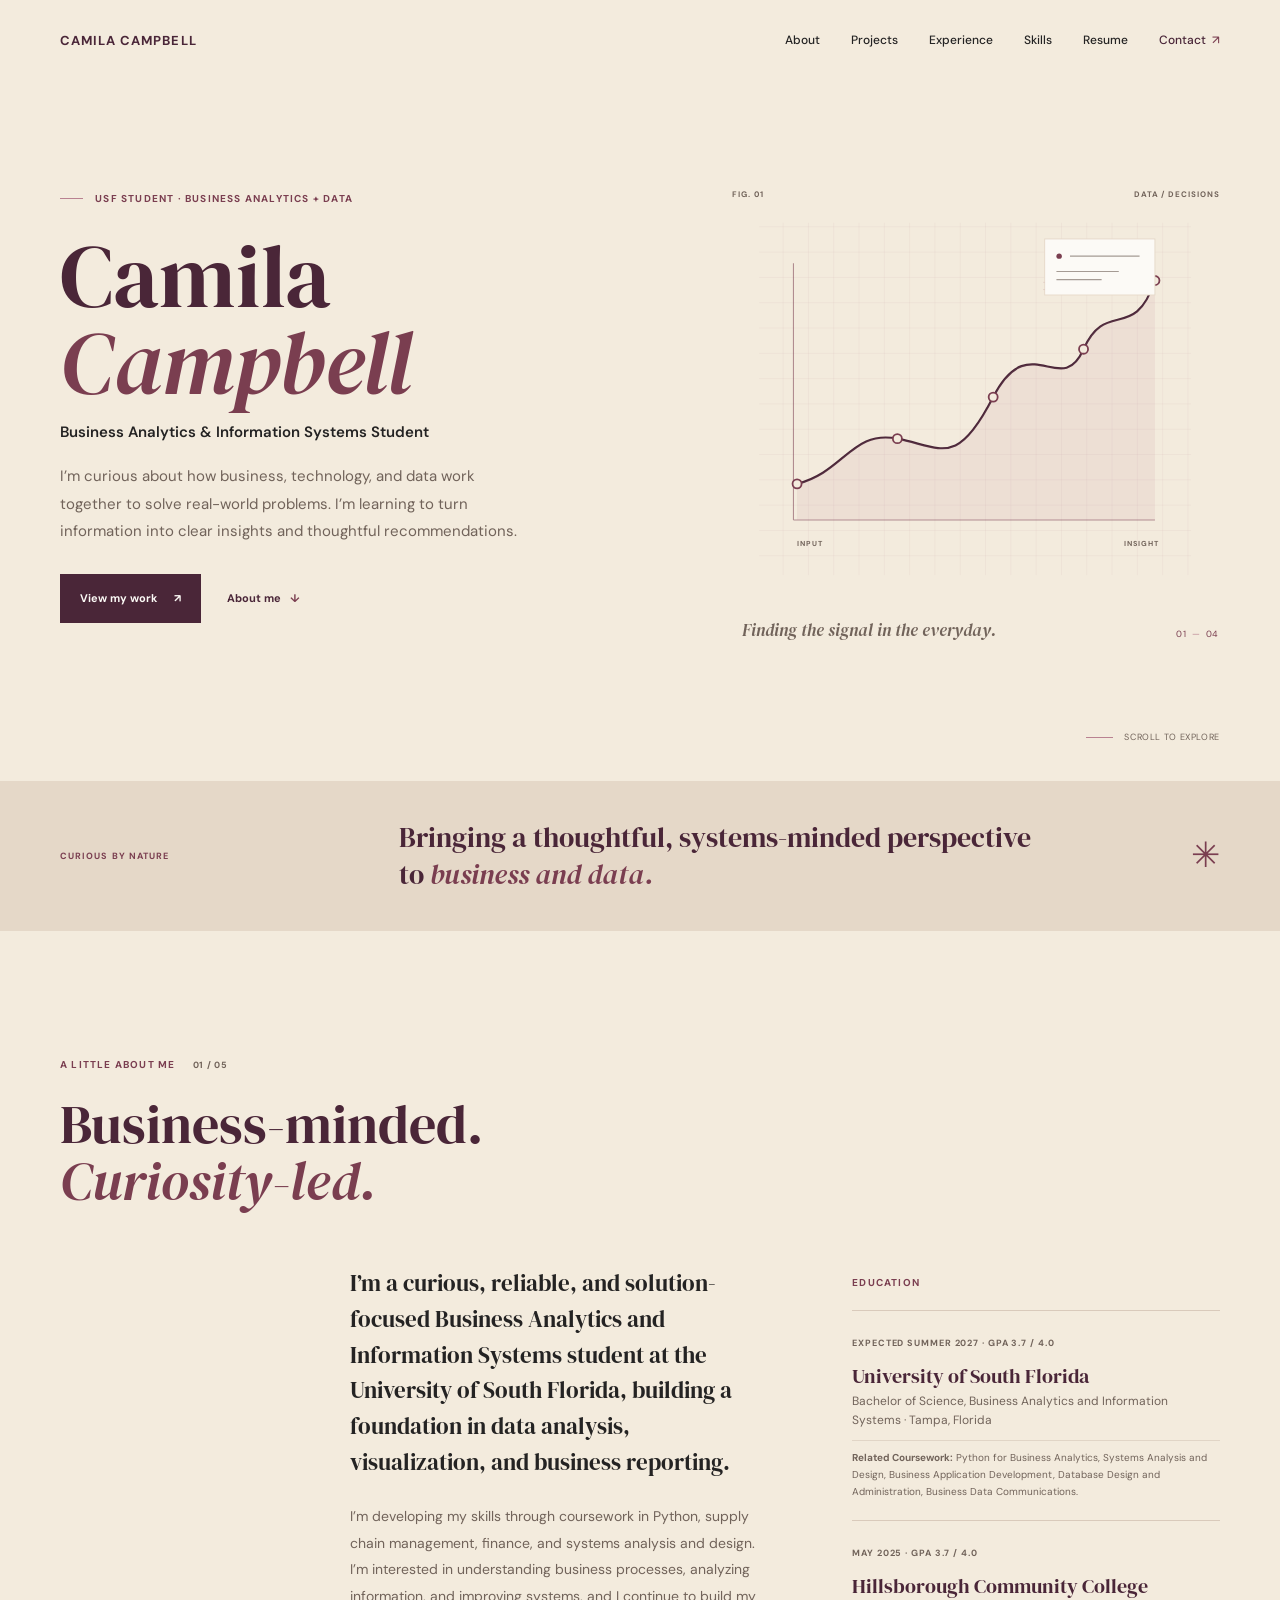
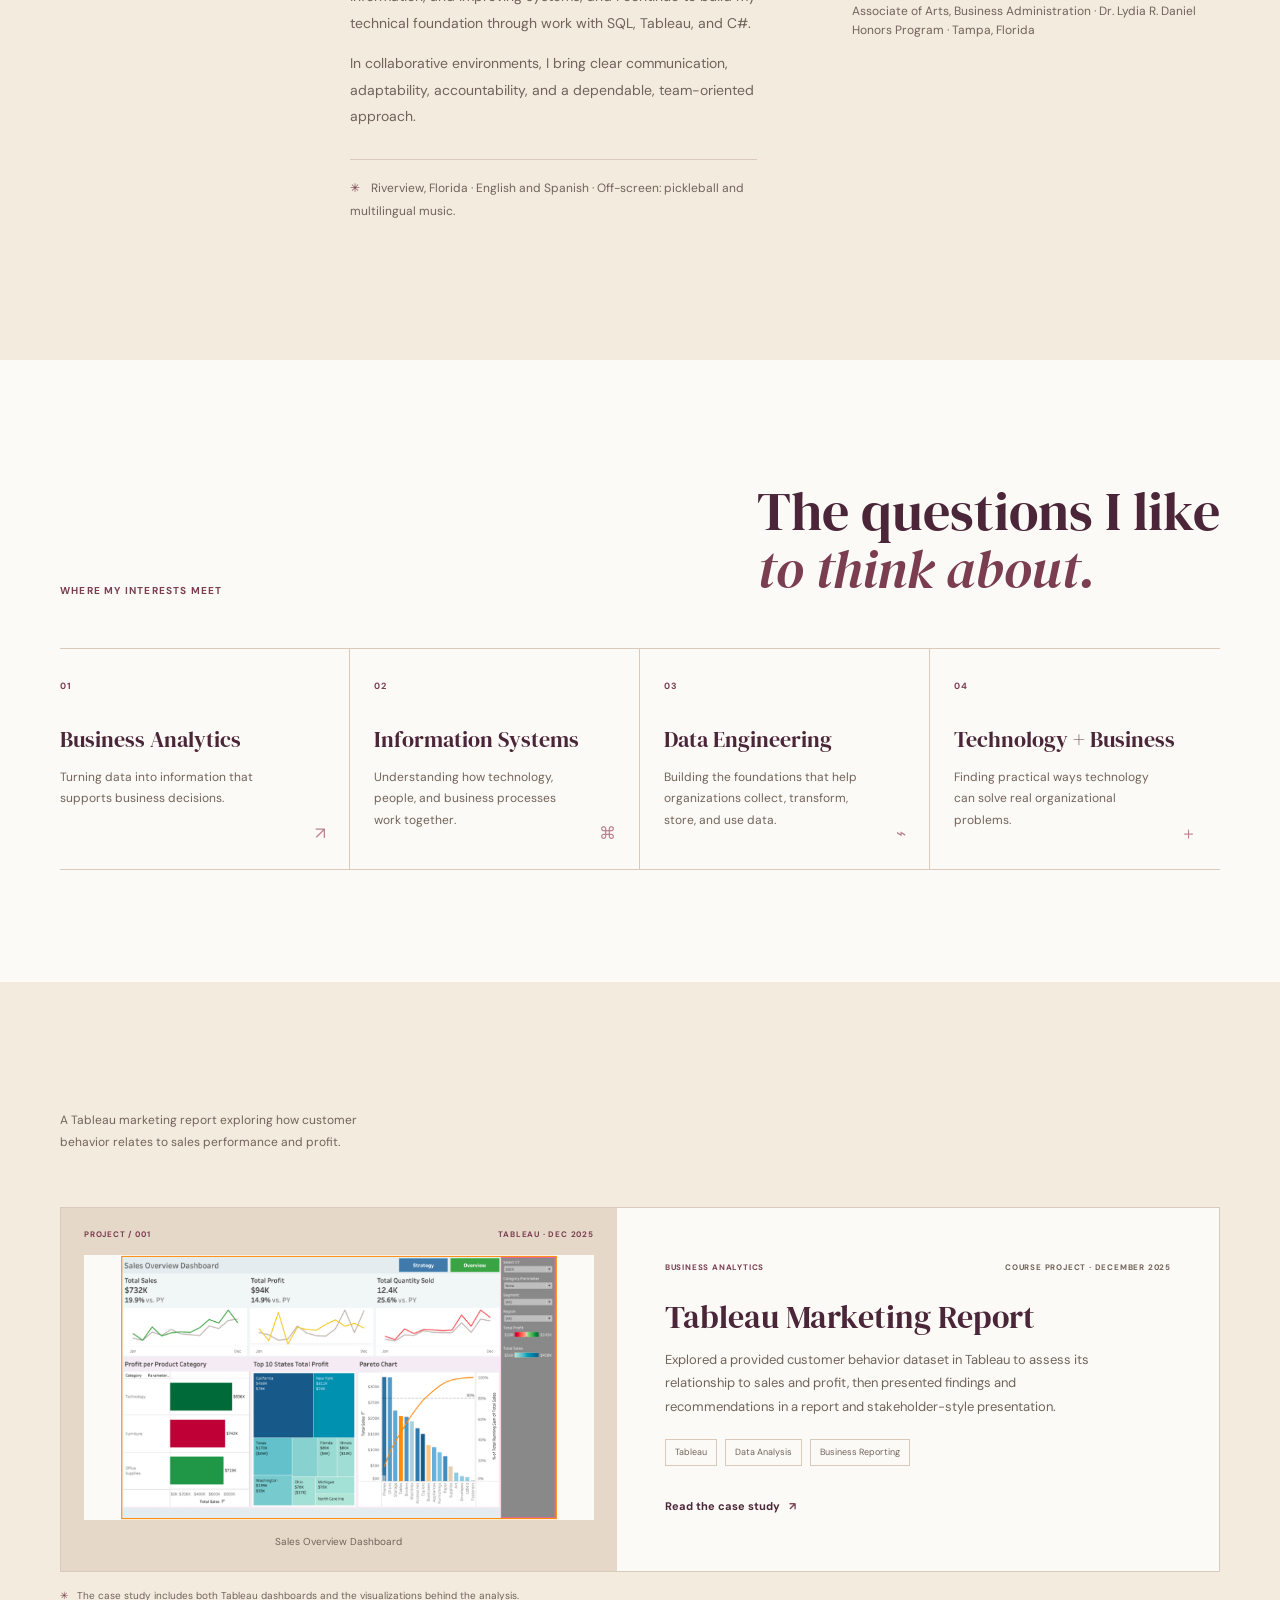
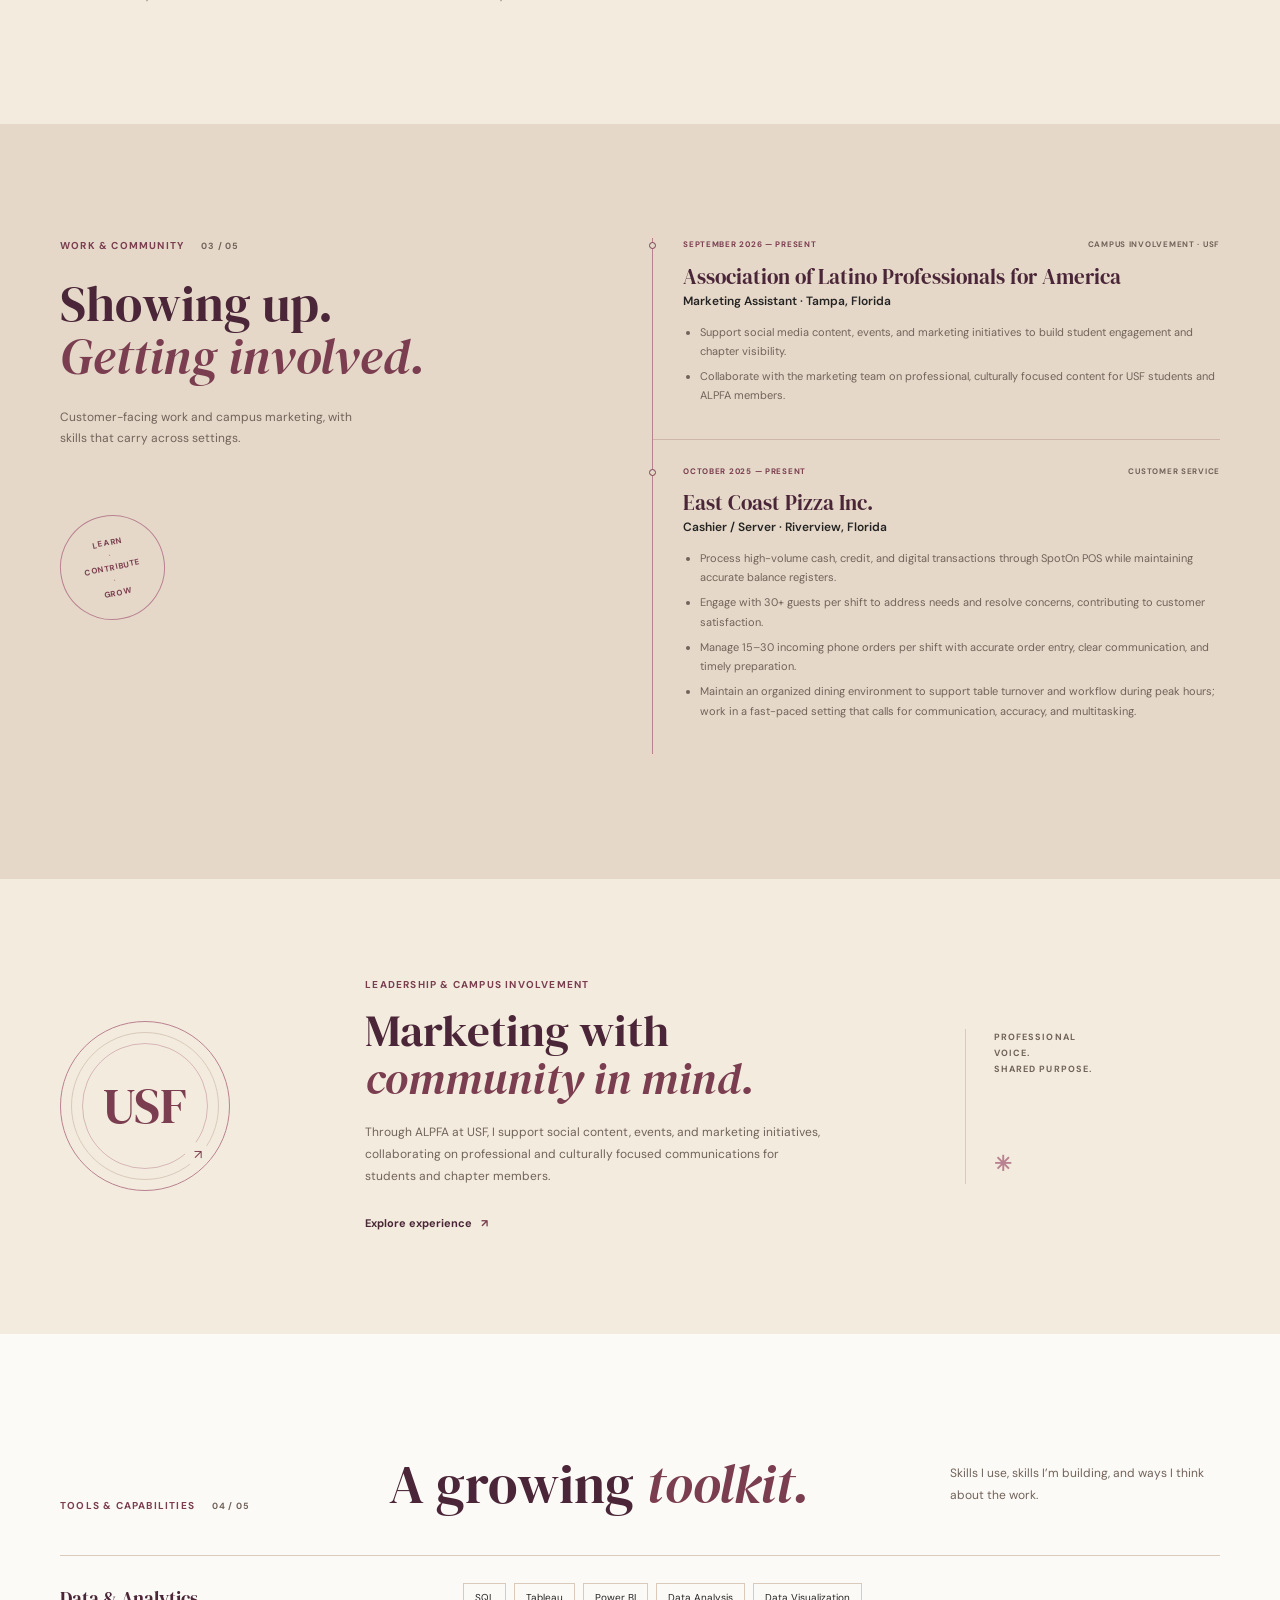
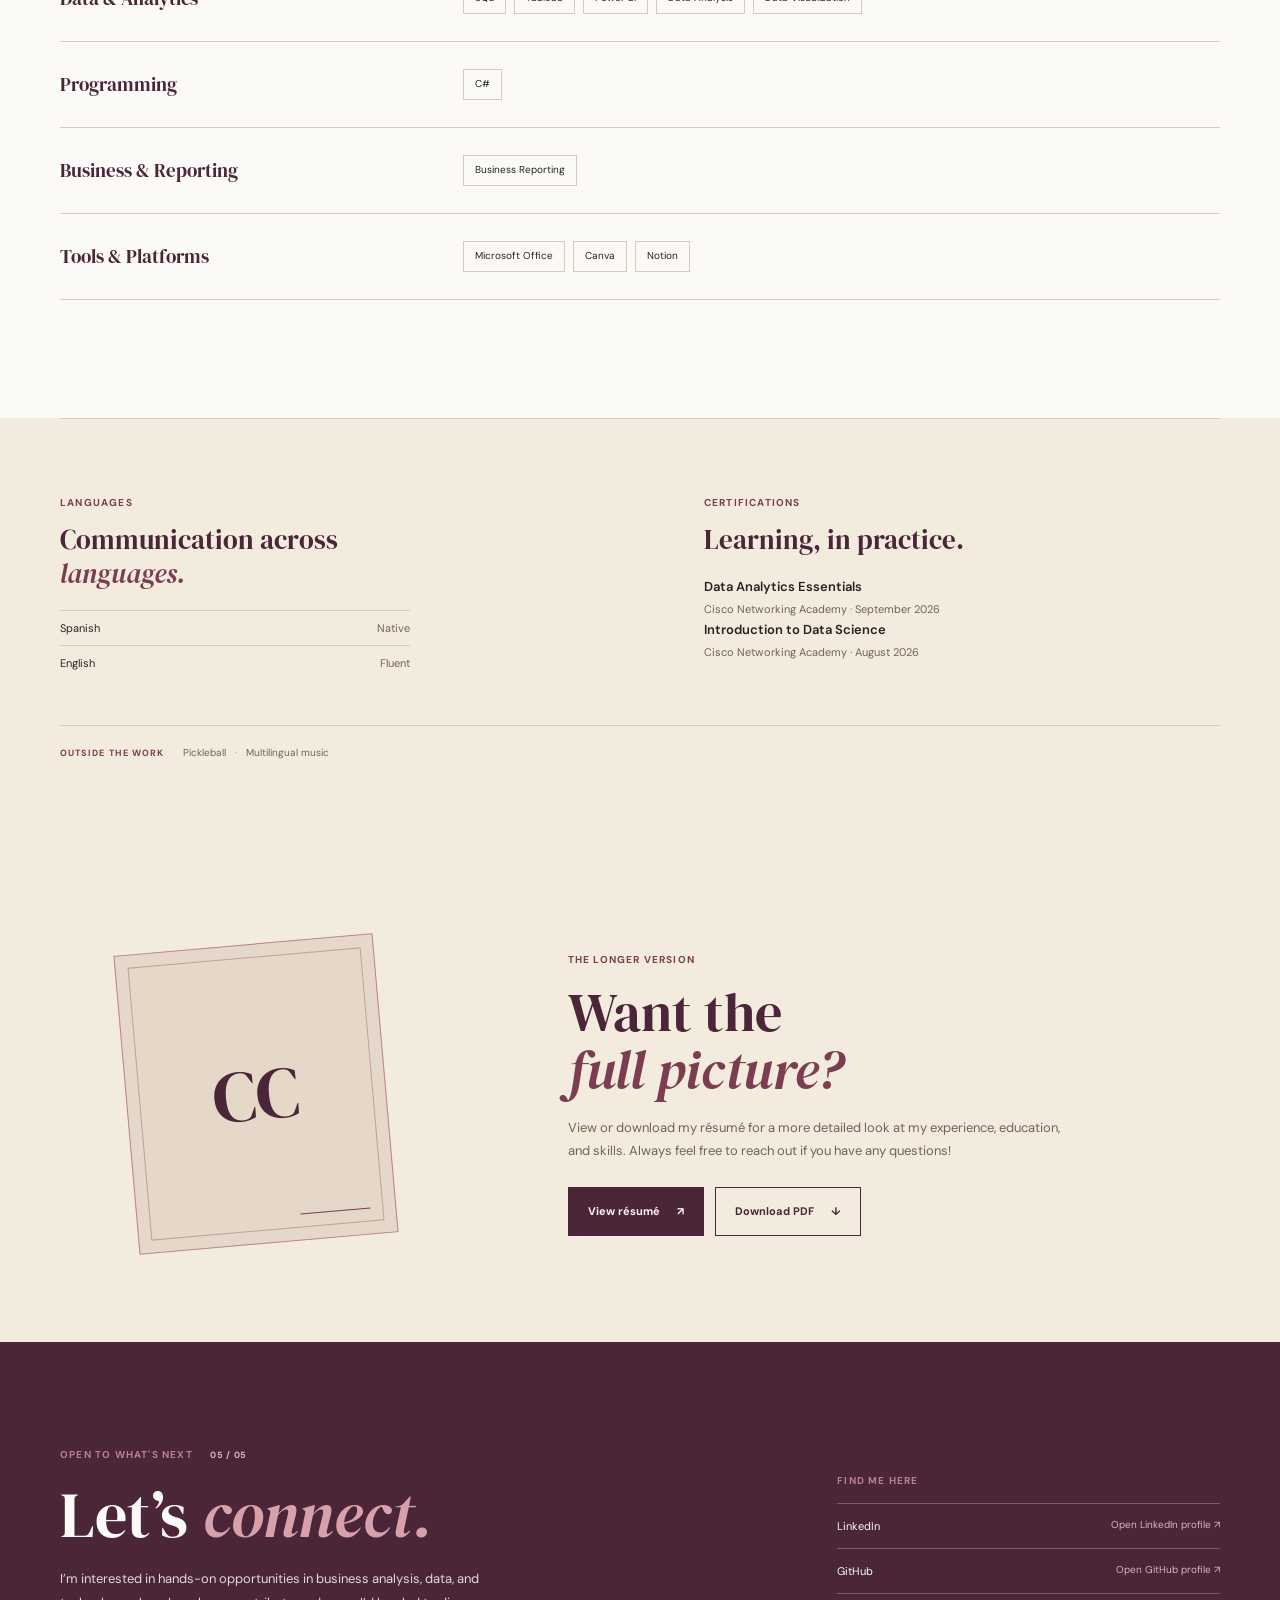
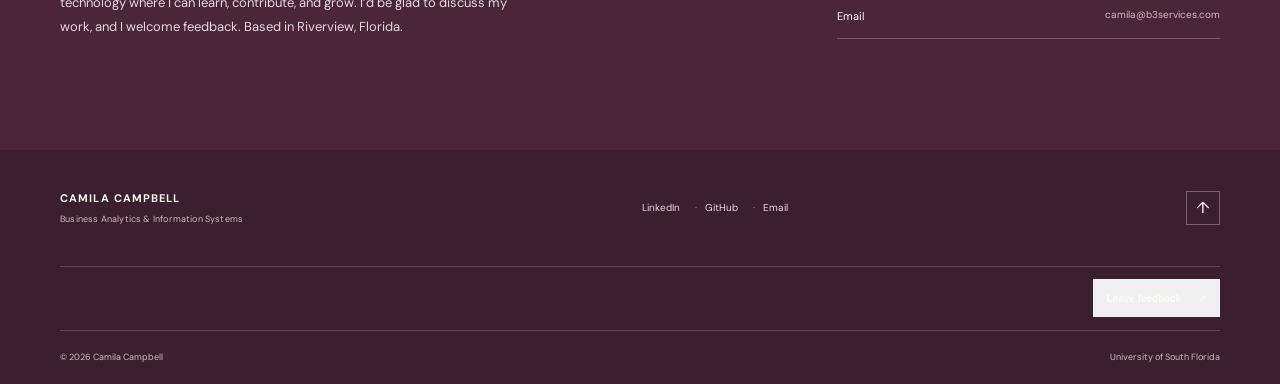
<file: index.html>
<!doctype html>
<html lang="en">
<head>
  <meta charset="utf-8">
  <meta name="viewport" content="width=device-width, initial-scale=1">
  <meta name="theme-color" content="#F3EBDD">
  <meta name="description" content="Camila Campbell is a Business Analytics and Information Systems student at the University of South Florida, interested in business and data analysis.">
  <title>Camila Campbell | Business Analytics &amp; Data</title>
  <link rel="preconnect" href="https://fonts.googleapis.com">
  <link rel="preconnect" href="https://fonts.gstatic.com" crossorigin>
  <link href="https://fonts.googleapis.com/css2?family=DM+Sans:wght@400;500;600;700&family=DM+Serif+Display&display=swap" rel="stylesheet">
  <link rel="stylesheet" href="styles.css">
  <script src="script.js" defer></script>
</head>
<body>
  <span id="top" class="page-top-anchor" aria-hidden="true"></span>
  <a class="skip-link" href="#main">Skip to content</a>
  <header class="site-header">
    <nav class="navigation page-shell" aria-label="Main navigation">
      <a class="wordmark" href="#top" aria-label="Camila Campbell, home"><span class="wordmark-full">Camila Campbell</span><span class="wordmark-short">Camila</span></a>
      <button class="menu-toggle" type="button" aria-expanded="false" aria-controls="primary-menu" aria-label="Open navigation menu">
        <span></span><span></span>
      </button>
      <div class="navigation-links" id="primary-menu">
        <a href="#about">About</a>
        <a href="#projects">Projects</a>
        <a href="#experience">Experience</a>
        <a href="#skills">Skills</a>
        <a href="#resume">Resume</a>
        <a class="nav-contact" href="#contact">Contact <span aria-hidden="true">↗</span></a>
      </div>
    </nav>
  </header>

  <main id="main">
    <section class="hero page-shell" aria-labelledby="hero-title">
      <div class="hero-copy reveal">
        <p class="eyebrow"><span class="eyebrow-rule"></span> USF student · Business analytics + data</p>
        <h1 id="hero-title">Camila<br><em>Campbell</em></h1>
        <p class="hero-role">Business Analytics &amp; Information Systems Student</p>
        <p class="hero-intro">I’m curious about how business, technology, and data work together to solve real-world problems. I’m learning to turn information into clear insights and thoughtful recommendations.</p>
        <div class="hero-actions">
          <a class="button button-primary" href="#projects">View my work <span aria-hidden="true">↗</span></a>
          <a class="text-link" href="#about">About me <span aria-hidden="true">↓</span></a>
        </div>
      </div>
      <div class="hero-art reveal" aria-hidden="true">
        <div class="art-label"><span>FIG. 01</span><span>DATA / DECISIONS</span></div>
        <svg class="data-graphic" viewBox="0 0 540 460" role="img" focusable="false">
          <defs>
            <pattern id="grid" width="28" height="28" patternUnits="userSpaceOnUse">
              <path d="M 28 0 L 0 0 0 28" fill="none" stroke="#B98291" stroke-opacity=".24" stroke-width=".7" />
            </pattern>
          </defs>
          <rect x="30" y="24" width="478" height="390" fill="url(#grid)" />
          <path d="M68 353 H468 M68 353 V69" fill="none" stroke="#7A3E50" stroke-opacity=".55" stroke-width="1.2" />
          <path d="M72 313 C124 300 133 253 183 263 S249 295 289 217 S364 220 389 164 S445 157 468 88" fill="none" stroke="#4A2638" stroke-width="2.4" />
          <path d="M72 313 C124 300 133 253 183 263 S249 295 289 217 S364 220 389 164 S445 157 468 88 L468 353 L72 353 Z" fill="#B98291" fill-opacity=".12" />
          <g fill="#F3EBDD" stroke="#7A3E50" stroke-width="2">
            <circle cx="72" cy="313" r="5" /><circle cx="183" cy="263" r="5" /><circle cx="289" cy="217" r="5" /><circle cx="389" cy="164" r="5" /><circle cx="468" cy="88" r="5" />
          </g>
          <path d="M345 90 H450" stroke="#B98291" stroke-width="1" stroke-dasharray="3 5" />
          <path d="M345 98 H405" stroke="#B98291" stroke-width="1" stroke-dasharray="3 5" />
          <rect x="346" y="42" width="122" height="62" fill="#FCFAF6" stroke="#E5D8C8" />
          <circle cx="362" cy="61" r="3" fill="#7A3E50" />
          <path d="M374 61 H451 M359 78 H428 M359 87 H409" stroke="#81746B" stroke-opacity=".7" stroke-width="1.2" />
          <text x="72" y="382">INPUT</text><text x="434" y="382">INSIGHT</text>
        </svg>
        <p class="art-caption">Finding the signal in the everyday.</p>
        <span class="art-index">01 <i>—</i> 04</span>
      </div>
      <a class="hero-scroll" href="#about" aria-label="Scroll to About section"><span></span> Scroll to explore</a>
    </section>

    <section class="intro-band" aria-label="Professional focus">
      <div class="page-shell intro-band-inner reveal">
        <span class="eyebrow">CURIOUS BY NATURE</span>
        <p>Bringing a thoughtful, systems-minded perspective to <em>business and data.</em></p>
        <span class="band-mark" aria-hidden="true">✳</span>
      </div>
    </section>

    <section class="section page-shell about-section" id="about" aria-labelledby="about-title">
      <div class="section-heading reveal">
        <p class="eyebrow">A LITTLE ABOUT ME <span class="section-number">01 / 05</span></p>
        <h2 id="about-title">Business-minded.<br><em>Curiosity-led.</em></h2>
      </div>
      <div class="about-content reveal">
        <div class="about-prose">
          <p class="lead-copy">I’m a curious, reliable, and solution-focused Business Analytics and Information Systems student at the University of South Florida, building a foundation in data analysis, visualization, and business reporting.</p>
          <p>I’m developing my skills through coursework in Python, supply chain management, finance, and systems analysis and design. I’m interested in understanding business processes, analyzing information, and improving systems, and I continue to build my technical foundation through work with SQL, Tableau, and C#.</p>
          <p>In collaborative environments, I bring clear communication, adaptability, accountability, and a dependable, team-oriented approach.</p>
          <p class="about-note"><span class="note-star" aria-hidden="true">✳</span> Riverview, Florida · English and Spanish · Off-screen: pickleball and multilingual music.</p>
        </div>
        <div class="education-block">
          <p class="eyebrow">EDUCATION</p>
          <article class="education-entry">
            <span class="education-date">EXPECTED SUMMER 2027 · GPA 3.7 / 4.0</span>
            <h3>University of South Florida</h3>
            <p>Bachelor of Science, Business Analytics and Information Systems · Tampa, Florida</p>
            <p class="coursework"><strong>Related Coursework:</strong> Python for Business Analytics, Systems Analysis and Design, Business Application Development, Database Design and Administration, Business Data Communications.</p>
          </article>
          <article class="education-entry">
            <span class="education-date">MAY 2025 · GPA 3.7 / 4.0</span>
            <h3>Hillsborough Community College</h3>
            <p>Associate of Arts, Business Administration · Dr. Lydia R. Daniel Honors Program · Tampa, Florida</p>
          </article>
        </div>
      </div>
    </section>

    <section class="interest-section" aria-labelledby="interest-title">
      <div class="page-shell">
        <div class="interest-heading reveal">
          <p class="eyebrow">WHERE MY INTERESTS MEET</p>
          <h2 id="interest-title">The questions I like<br><em>to think about.</em></h2>
        </div>
        <div class="interest-grid">
          <article class="interest-item reveal"><span class="interest-index">01</span><h3>Business Analytics</h3><p>Turning data into information that supports business decisions.</p><span class="interest-symbol" aria-hidden="true">↗</span></article>
          <article class="interest-item reveal"><span class="interest-index">02</span><h3>Information Systems</h3><p>Understanding how technology, people, and business processes work together.</p><span class="interest-symbol" aria-hidden="true">⌘</span></article>
          <article class="interest-item reveal"><span class="interest-index">03</span><h3>Data Engineering</h3><p>Building the foundations that help organizations collect, transform, store, and use data.</p><span class="interest-symbol" aria-hidden="true">⌁</span></article>
          <article class="interest-item reveal"><span class="interest-index">04</span><h3>Technology + Business</h3><p>Finding practical ways technology can solve real organizational problems.</p><span class="interest-symbol" aria-hidden="true">＋</span></article>
        </div>
      </div>
    </section>

    <section class="section page-shell projects-section" id="projects" aria-labelledby="projects-title">
      <div class="section-heading projects-heading reveal">
        <p class="section-aside">A Tableau marketing report exploring how customer behavior relates to sales performance and profit.</p>
      </div>
      <article class="project-card reveal">
        <div class="project-preview">
          <span class="project-preview-top">PROJECT / 001 <i>TABLEAU · DEC 2025</i></span>
          <img src="./sales-overview-dashboard.png" alt="Sales Overview dashboard with sales, profit, and quantity KPIs, category analysis, state profitability, and Pareto chart." width="682" height="412">
          <span class="project-preview-caption">Sales Overview Dashboard</span>
        </div>
        <div class="project-card-copy">
          <div class="project-meta"><span>BUSINESS ANALYTICS</span><span>COURSE PROJECT · DECEMBER 2025</span></div>
          <h3>Tableau Marketing Report</h3>
          <p>Explored a provided customer behavior dataset in Tableau to assess its relationship to sales and profit, then presented findings and recommendations in a report and stakeholder-style presentation.</p>
          <div class="tag-list" aria-label="Project tools"><span>Tableau</span><span>Data Analysis</span><span>Business Reporting</span></div>
          <a class="text-link project-link" href="./tableau-marketing-report.html">Read the case study <span aria-hidden="true">↗</span></a>
        </div>
      </article>
      <p class="placeholder-caption"><span aria-hidden="true">✳</span> The case study includes both Tableau dashboards and the visualizations behind the analysis.</p>
    </section>

    <section class="experience-section" id="experience" aria-labelledby="experience-title">
      <div class="page-shell experience-layout">
        <div class="section-heading experience-heading reveal">
          <p class="eyebrow">WORK &amp; COMMUNITY <span class="section-number">03 / 05</span></p>
          <h2 id="experience-title">Showing up.<br><em>Getting involved.</em></h2>
          <p class="section-aside">Customer-facing work and campus marketing, with skills that carry across settings.</p>
          <div class="experience-stamp" aria-hidden="true"><span>LEARN</span><i>·</i><span>CONTRIBUTE</span><i>·</i><span>GROW</span></div>
        </div>
        <div class="timeline">
          <article class="timeline-entry reveal"><span class="timeline-dot" aria-hidden="true"></span><div class="timeline-meta"><span>SEPTEMBER 2026 — PRESENT</span><span>CAMPUS INVOLVEMENT · USF</span></div><h3>Association of Latino Professionals for America</h3><p class="timeline-role">Marketing Assistant · Tampa, Florida</p><ul class="timeline-detail-list"><li>Support social media content, events, and marketing initiatives to build student engagement and chapter visibility.</li><li>Collaborate with the marketing team on professional, culturally focused content for USF students and ALPFA members.</li></ul></article>
          <article class="timeline-entry reveal"><span class="timeline-dot" aria-hidden="true"></span><div class="timeline-meta"><span>OCTOBER 2025 — PRESENT</span><span>CUSTOMER SERVICE</span></div><h3>East Coast Pizza Inc.</h3><p class="timeline-role">Cashier / Server · Riverview, Florida</p><ul class="timeline-detail-list"><li>Process high-volume cash, credit, and digital transactions through SpotOn POS while maintaining accurate balance registers.</li><li>Engage with 30+ guests per shift to address needs and resolve concerns, contributing to customer satisfaction.</li><li>Manage 15–30 incoming phone orders per shift with accurate order entry, clear communication, and timely preparation.</li><li>Maintain an organized dining environment to support table turnover and workflow during peak hours; work in a fast-paced setting that calls for communication, accuracy, and multitasking.</li></ul></article>
        </div>
      </div>
    </section>

    <section class="leadership-section page-shell" aria-labelledby="leadership-title">
      <div class="leadership-mark reveal" aria-hidden="true"><span>USF</span><i>↗</i></div>
      <div class="leadership-copy reveal"><p class="eyebrow">LEADERSHIP &amp; CAMPUS INVOLVEMENT</p><h2 id="leadership-title">Marketing with<br><em>community in mind.</em></h2><p>Through ALPFA at USF, I support social content, events, and marketing initiatives, collaborating on professional and culturally focused communications for students and chapter members.</p><a class="text-link" href="#experience">Explore experience <span aria-hidden="true">↗</span></a></div>
      <div class="leadership-side reveal"><span>PROFESSIONAL<br>VOICE.<br>SHARED PURPOSE.</span><i aria-hidden="true">✳</i></div>
    </section>

    <section class="skills-section" id="skills" aria-labelledby="skills-title">
      <div class="page-shell">
        <div class="section-heading skills-heading reveal"><p class="eyebrow">TOOLS &amp; CAPABILITIES <span class="section-number">04 / 05</span></p><h2 id="skills-title">A growing <em>toolkit.</em></h2><p class="section-aside">Skills I use, skills I’m building, and ways I think about the work.</p></div>
        <div class="skills-list">
          <div class="skill-row reveal"><h3>Data &amp; Analytics</h3><ul><li>SQL</li><li>Tableau</li><li>Power BI</li><li>Data Analysis</li><li>Data Visualization</li></ul></div>
          <div class="skill-row reveal"><h3>Programming</h3><ul><li>C#</li></ul></div>
          <div class="skill-row reveal"><h3>Business &amp; Reporting</h3><ul><li>Business Reporting</li></ul></div>
          <div class="skill-row reveal"><h3>Tools &amp; Platforms</h3><ul><li>Microsoft Office</li><li>Canva</li><li>Notion</li></ul></div>
        </div>
      </div>
    </section>

    <section class="credentials-section page-shell" aria-label="Languages, certification, and interests">
      <div class="credential-block reveal"><p class="eyebrow">LANGUAGES</p><h2>Communication across<br><em>languages.</em></h2><ul><li><span>Spanish</span><span>Native</span></li><li><span>English</span><span>Fluent</span></li></ul></div>
      <div class="credential-block reveal"><p class="eyebrow">CERTIFICATIONS</p><h2>Learning, in practice.</h2><p class="credential-title">Data Analytics Essentials</p><p class="credential-meta">Cisco Networking Academy · September 2026</p><p class="credential-title credential-title-next">Introduction to Data Science</p><p class="credential-meta">Cisco Networking Academy · August 2026</p></div>
      <div class="small-interests reveal"><span class="eyebrow">OUTSIDE THE WORK</span><span>Pickleball</span><i aria-hidden="true">·</i><span>Multilingual music</span></div>
    </section>

    <section class="resume-section page-shell" id="resume" aria-labelledby="resume-title">
      <div class="resume-ornament" aria-hidden="true"><span>CC</span><i></i></div>
      <div class="resume-copy reveal"><p class="eyebrow">THE LONGER VERSION</p><h2 id="resume-title">Want the<br><em>full picture?</em></h2><p>View or download my résumé for a more detailed look at my experience, education, and skills. Always feel free to reach out if you have any questions!</p><div class="resume-actions"><a class="button button-primary" href="./resume.html" target="_blank" rel="noopener">View résumé <span aria-hidden="true">↗</span></a><a class="button button-outline" href="./camila-campbell-resume.pdf" download>Download PDF <span aria-hidden="true">↓</span></a></div></div>
    </section>

    <section class="contact-section" id="contact" aria-labelledby="contact-title">
      <div class="page-shell contact-inner">
        <div class="contact-copy reveal"><p class="eyebrow">OPEN TO WHAT'S NEXT <span class="section-number">05 / 05</span></p><h2 id="contact-title">Let’s <em>connect.</em></h2><p>I’m interested in hands-on opportunities in business analysis, data, and technology where I can learn, contribute, and grow. I’d be glad to discuss my work, and I welcome feedback. Based in Riverview, Florida.</p></div>
        <div class="contact-details reveal"><p class="eyebrow">FIND ME HERE</p><ul><li><span>LinkedIn</span><a class="contact-placeholder contact-link" href="https://www.linkedin.com/in/camila-campbell-01c050723" target="_blank" rel="noopener noreferrer">Open LinkedIn profile <span aria-hidden="true">↗</span></a></li><li><span>GitHub</span><a class="contact-placeholder contact-link" href="https://github.com/Camila-2307" target="_blank" rel="noopener noreferrer">Open GitHub profile <span aria-hidden="true">↗</span></a></li><li><span>Email</span><a class="contact-placeholder contact-link" href="mailto:camila@b3services.com">camila@b3services.com</a></li></ul></div>
      </div>
    </section>
  </main>

  <footer class="site-footer">
    <div class="page-shell footer-main"><a class="footer-brand" href="#top">Camila Campbell<span>Business Analytics &amp; Information Systems</span></a><div class="footer-links"><a href="https://www.linkedin.com/in/camila-campbell-01c050723" target="_blank" rel="noopener noreferrer">LinkedIn</a><i>·</i><a href="https://github.com/Camila-2307" target="_blank" rel="noopener noreferrer">GitHub</a><i>·</i><a href="mailto:camila@b3services.com">Email</a></div><a class="back-top" href="#top" aria-label="Back to top">↑</a></div>
    <div class="page-shell footer-feedback"><button class="button button-outline feedback-open" type="button">Leave feedback <span aria-hidden="true">↗</span></button></div>
    <div class="page-shell footer-bottom"><span>© 2026 Camila Campbell</span><span>University of South Florida</span></div>
  </footer>
  <dialog class="feedback-dialog" id="feedback-dialog" aria-labelledby="feedback-title">
    <form class="feedback-form">
      <div class="feedback-dialog-heading"><div><p class="eyebrow">CAMILA CAMPBELL</p><h2 id="feedback-title">Share your feedback</h2></div><button class="feedback-close" type="button" aria-label="Close feedback dialog">×</button></div>
      <label for="feedback-message">Your message</label>
      <textarea id="feedback-message" name="message" rows="6" required placeholder="Write your feedback or recommendation..."></textarea>
      <p class="feedback-note">Your email app will open with this message ready to send.</p>
      <div class="feedback-actions"><button class="button button-outline feedback-cancel" type="button">Cancel</button><button class="button button-primary" type="submit">Continue to email <span aria-hidden="true">↗</span></button></div>
    </form>
  </dialog>
</body>
</html>
</file>
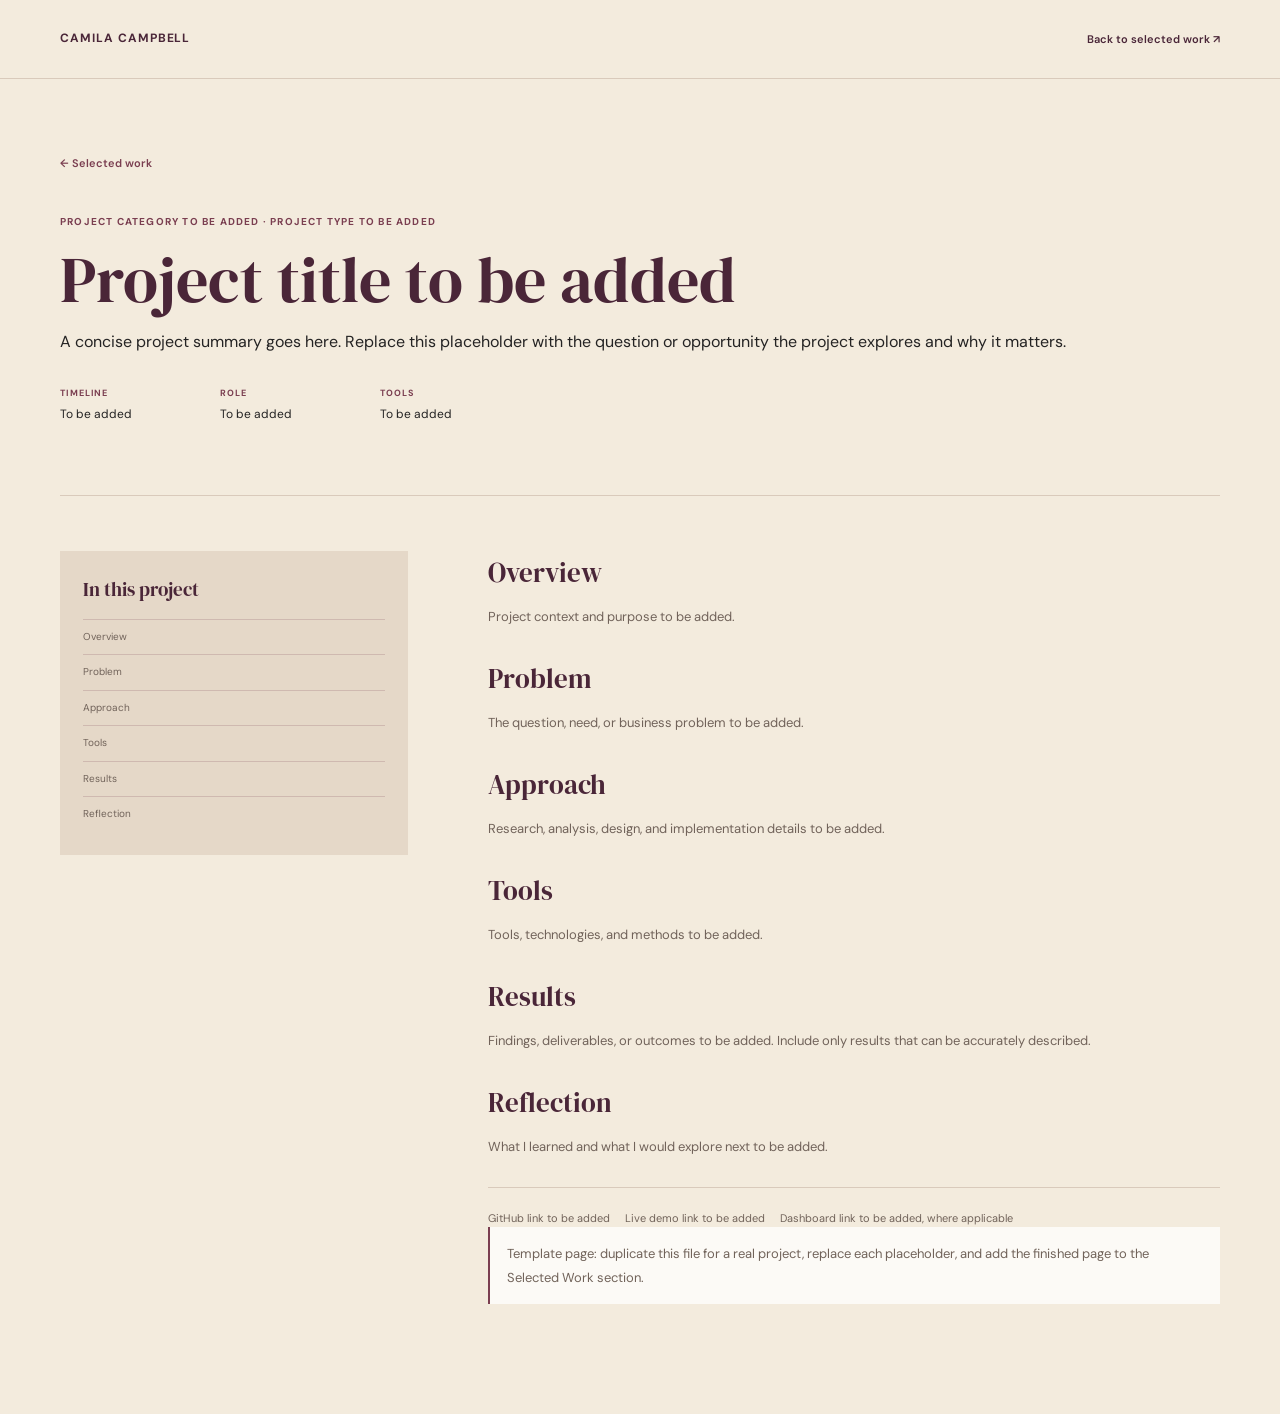
<file: project-template.html>
<!doctype html>
<html lang="en">
<head>
  <meta charset="utf-8">
  <meta name="viewport" content="width=device-width, initial-scale=1">
  <meta name="description" content="Reusable project detail page template for Camila Campbell's portfolio.">
  <title>Project Template | Camila Campbell</title>
  <link rel="preconnect" href="https://fonts.googleapis.com">
  <link rel="preconnect" href="https://fonts.gstatic.com" crossorigin>
  <link href="https://fonts.googleapis.com/css2?family=DM+Sans:wght@400;500;600;700&family=DM+Serif+Display&display=swap" rel="stylesheet">
  <link rel="stylesheet" href="../styles.css">
</head>
<body>
  <header class="template-header">
    <nav class="page-shell template-nav" aria-label="Project navigation">
      <a class="template-brand" href="../index.html">Camila Campbell</a>
      <a href="../index.html#projects">Back to selected work <span aria-hidden="true">↗</span></a>
    </nav>
  </header>
  <main class="page-shell template-main">
    <a class="template-back" href="../index.html#projects">← Selected work</a>
    <header class="template-hero">
      <p class="eyebrow">PROJECT CATEGORY TO BE ADDED · PROJECT TYPE TO BE ADDED</p>
      <h1>Project title to be added</h1>
      <p>A concise project summary goes here. Replace this placeholder with the question or opportunity the project explores and why it matters.</p>
      <dl class="template-meta">
        <div><dt>Timeline</dt><dd>To be added</dd></div>
        <div><dt>Role</dt><dd>To be added</dd></div>
        <div><dt>Tools</dt><dd>To be added</dd></div>
      </dl>
    </header>
    <div class="template-body">
      <aside class="template-sidebar" aria-label="Project section navigation">
        <h2>In this project</h2>
        <ul><li><a href="#overview">Overview</a></li><li><a href="#problem">Problem</a></li><li><a href="#approach">Approach</a></li><li><a href="#tools">Tools</a></li><li><a href="#results">Results</a></li><li><a href="#reflection">Reflection</a></li></ul>
      </aside>
      <div class="template-content">
        <section id="overview"><h2>Overview</h2><p>Project context and purpose to be added.</p></section>
        <section id="problem"><h2>Problem</h2><p>The question, need, or business problem to be added.</p></section>
        <section id="approach"><h2>Approach</h2><p>Research, analysis, design, and implementation details to be added.</p></section>
        <section id="tools"><h2>Tools</h2><p>Tools, technologies, and methods to be added.</p></section>
        <section id="results"><h2>Results</h2><p>Findings, deliverables, or outcomes to be added. Include only results that can be accurately described.</p></section>
        <section id="reflection"><h2>Reflection</h2><p>What I learned and what I would explore next to be added.</p></section>
        <div class="template-links" aria-label="Project links"><span>GitHub link to be added</span><span>Live demo link to be added</span><span>Dashboard link to be added, where applicable</span></div>
        <p class="template-note">Template page: duplicate this file for a real project, replace each placeholder, and add the finished page to the Selected Work section.</p>
      </div>
    </div>
  </main>
</body>
</html>
</file>
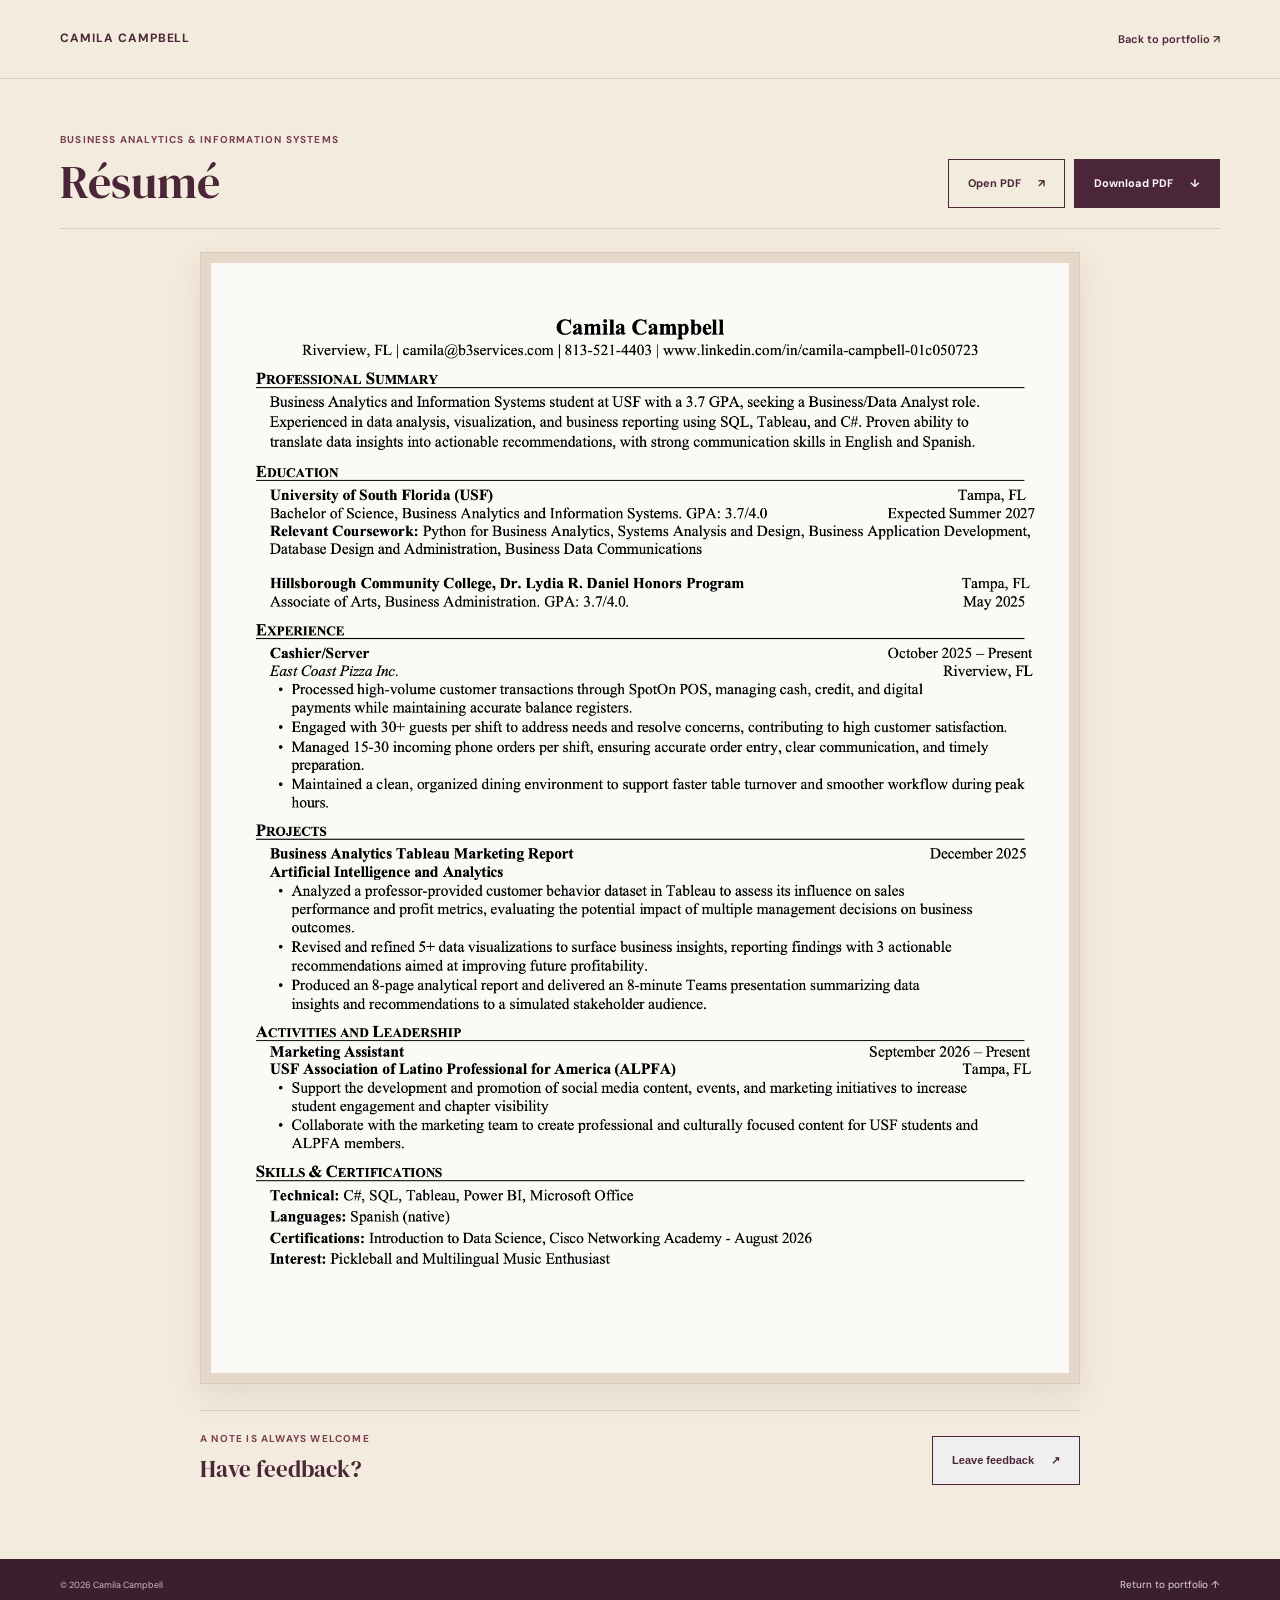
<file: resume.html>
<!doctype html>
<html lang="en">
<head>
  <meta charset="utf-8">
  <meta name="viewport" content="width=device-width, initial-scale=1">
  <meta name="theme-color" content="#F3EBDD">
  <meta name="description" content="View Camila Campbell's résumé.">
  <title>Résumé | Camila Campbell</title>
  <link rel="preconnect" href="https://fonts.googleapis.com">
  <link rel="preconnect" href="https://fonts.gstatic.com" crossorigin>
  <link href="https://fonts.googleapis.com/css2?family=DM+Sans:wght@400;500;600;700&family=DM+Serif+Display&display=swap" rel="stylesheet">
  <link rel="stylesheet" href="styles.css">
  <script src="script.js" defer></script>
</head>
<body>
  <a class="skip-link" href="#main">Skip to content</a>
  <header class="template-header">
    <nav class="page-shell template-nav" aria-label="Résumé navigation">
      <a class="template-brand" href="index.html">Camila Campbell</a>
      <a href="index.html">Back to portfolio <span aria-hidden="true">↗</span></a>
    </nav>
  </header>
  <main class="page-shell resume-page" id="main">
    <header class="resume-page-heading">
      <div>
        <p class="eyebrow">BUSINESS ANALYTICS &amp; INFORMATION SYSTEMS</p>
        <h1>Résumé</h1>
      </div>
      <div class="resume-page-actions">
        <a class="button button-outline" href="./camila-campbell-resume.pdf" target="_blank" rel="noopener">Open PDF <span aria-hidden="true">↗</span></a>
        <a class="button button-primary" href="./camila-campbell-resume.pdf" download>Download PDF <span aria-hidden="true">↓</span></a>
      </div>
    </header>
    <div class="resume-document-frame">
      <img class="resume-document-preview" src="./camila-campbell-resume-preview.png" alt="Full-page preview of Camila Campbell's résumé. Use Open PDF or Download PDF for the original document." width="1545" height="2000">
    </div>
    <section class="resume-feedback" aria-labelledby="resume-feedback-title">
      <div><p class="eyebrow">A NOTE IS ALWAYS WELCOME</p><h2 id="resume-feedback-title">Have feedback?</h2></div>
      <button class="button button-outline feedback-open" type="button">Leave feedback <span aria-hidden="true">↗</span></button>
    </section>
  </main>
  <footer class="site-footer">
    <div class="page-shell footer-bottom"><span>© 2026 Camila Campbell</span><a class="case-footer-link" href="index.html">Return to portfolio ↑</a></div>
  </footer>
  <dialog class="feedback-dialog" id="feedback-dialog" aria-labelledby="feedback-title">
    <form class="feedback-form">
      <div class="feedback-dialog-heading"><div><p class="eyebrow">CAMILA CAMPBELL</p><h2 id="feedback-title">Share your feedback</h2></div><button class="feedback-close" type="button" aria-label="Close feedback dialog">×</button></div>
      <label for="feedback-message">Your message</label>
      <textarea id="feedback-message" name="message" rows="6" required placeholder="Write your feedback or recommendation..."></textarea>
      <p class="feedback-note">Your email app will open with this message ready to send.</p>
      <div class="feedback-actions"><button class="button button-outline feedback-cancel" type="button">Cancel</button><button class="button button-primary" type="submit">Continue to email <span aria-hidden="true">↗</span></button></div>
    </form>
  </dialog>
</body>
</html>
</file>
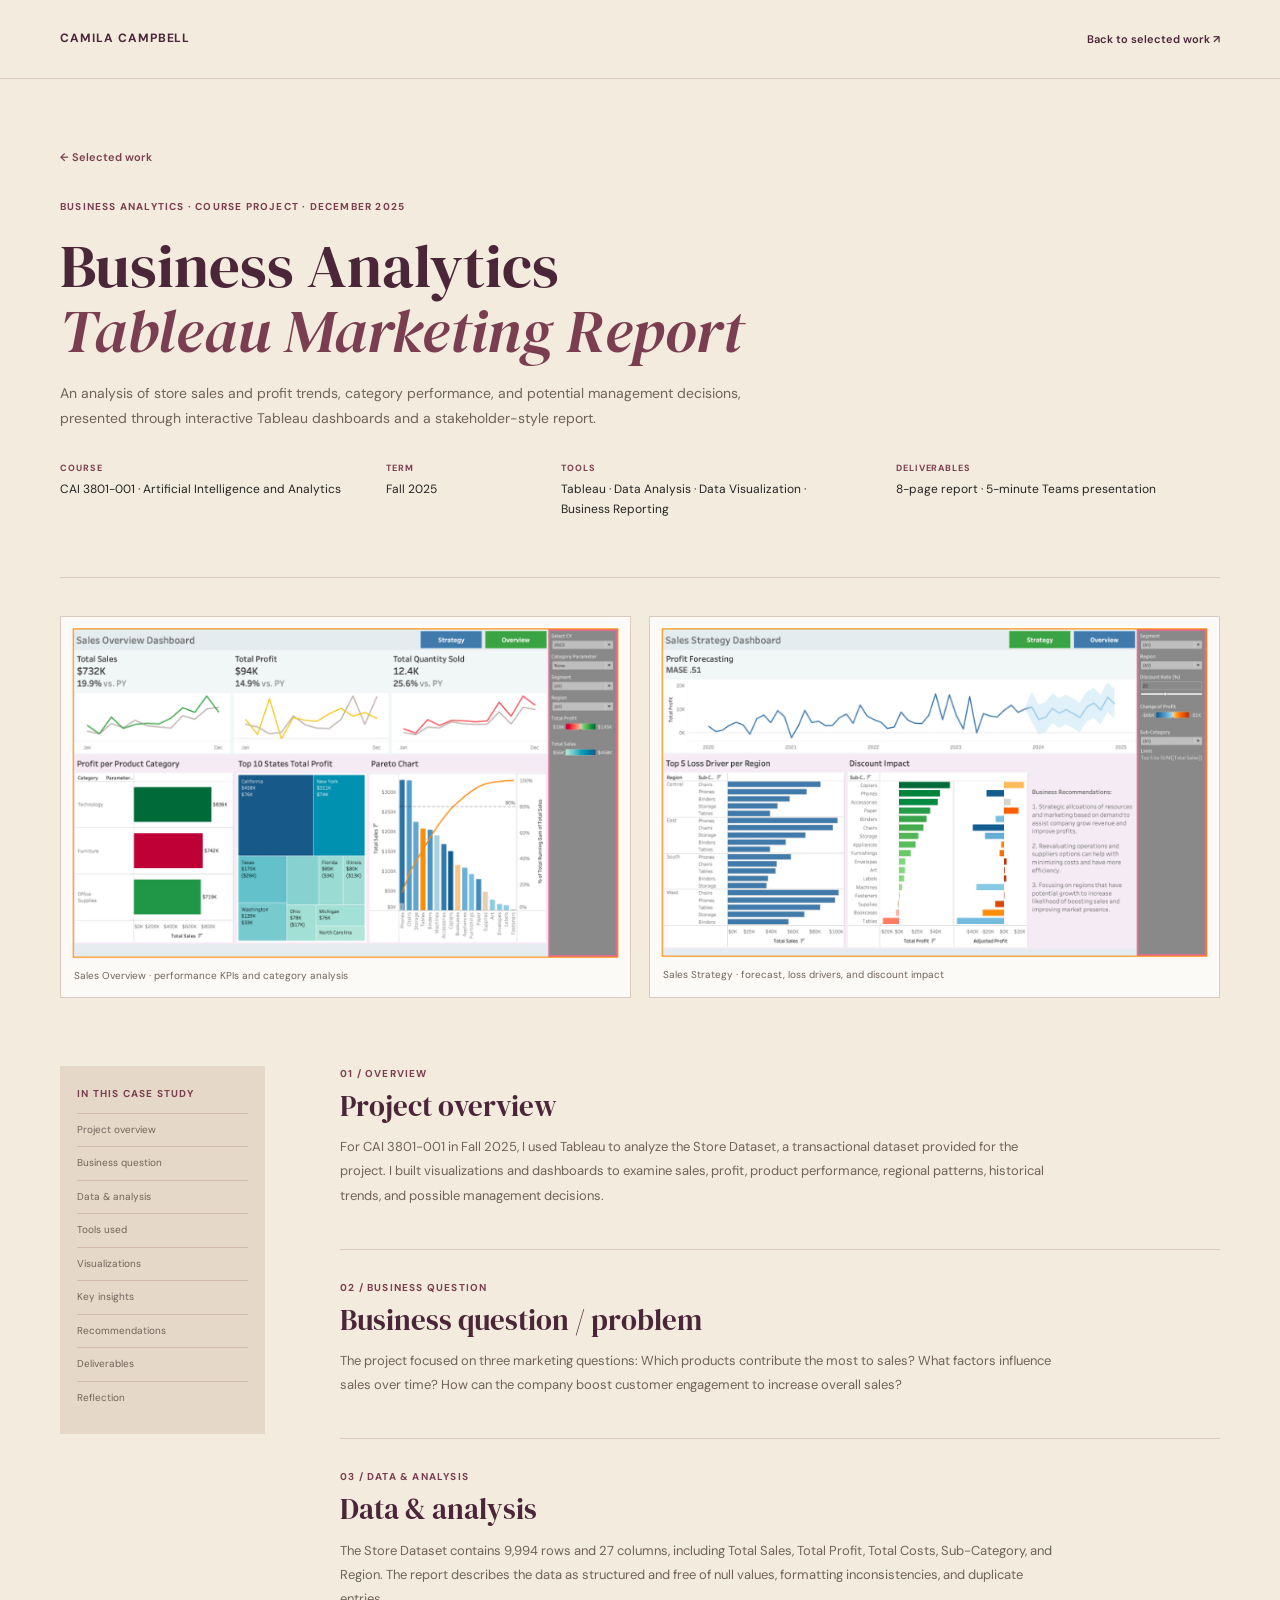
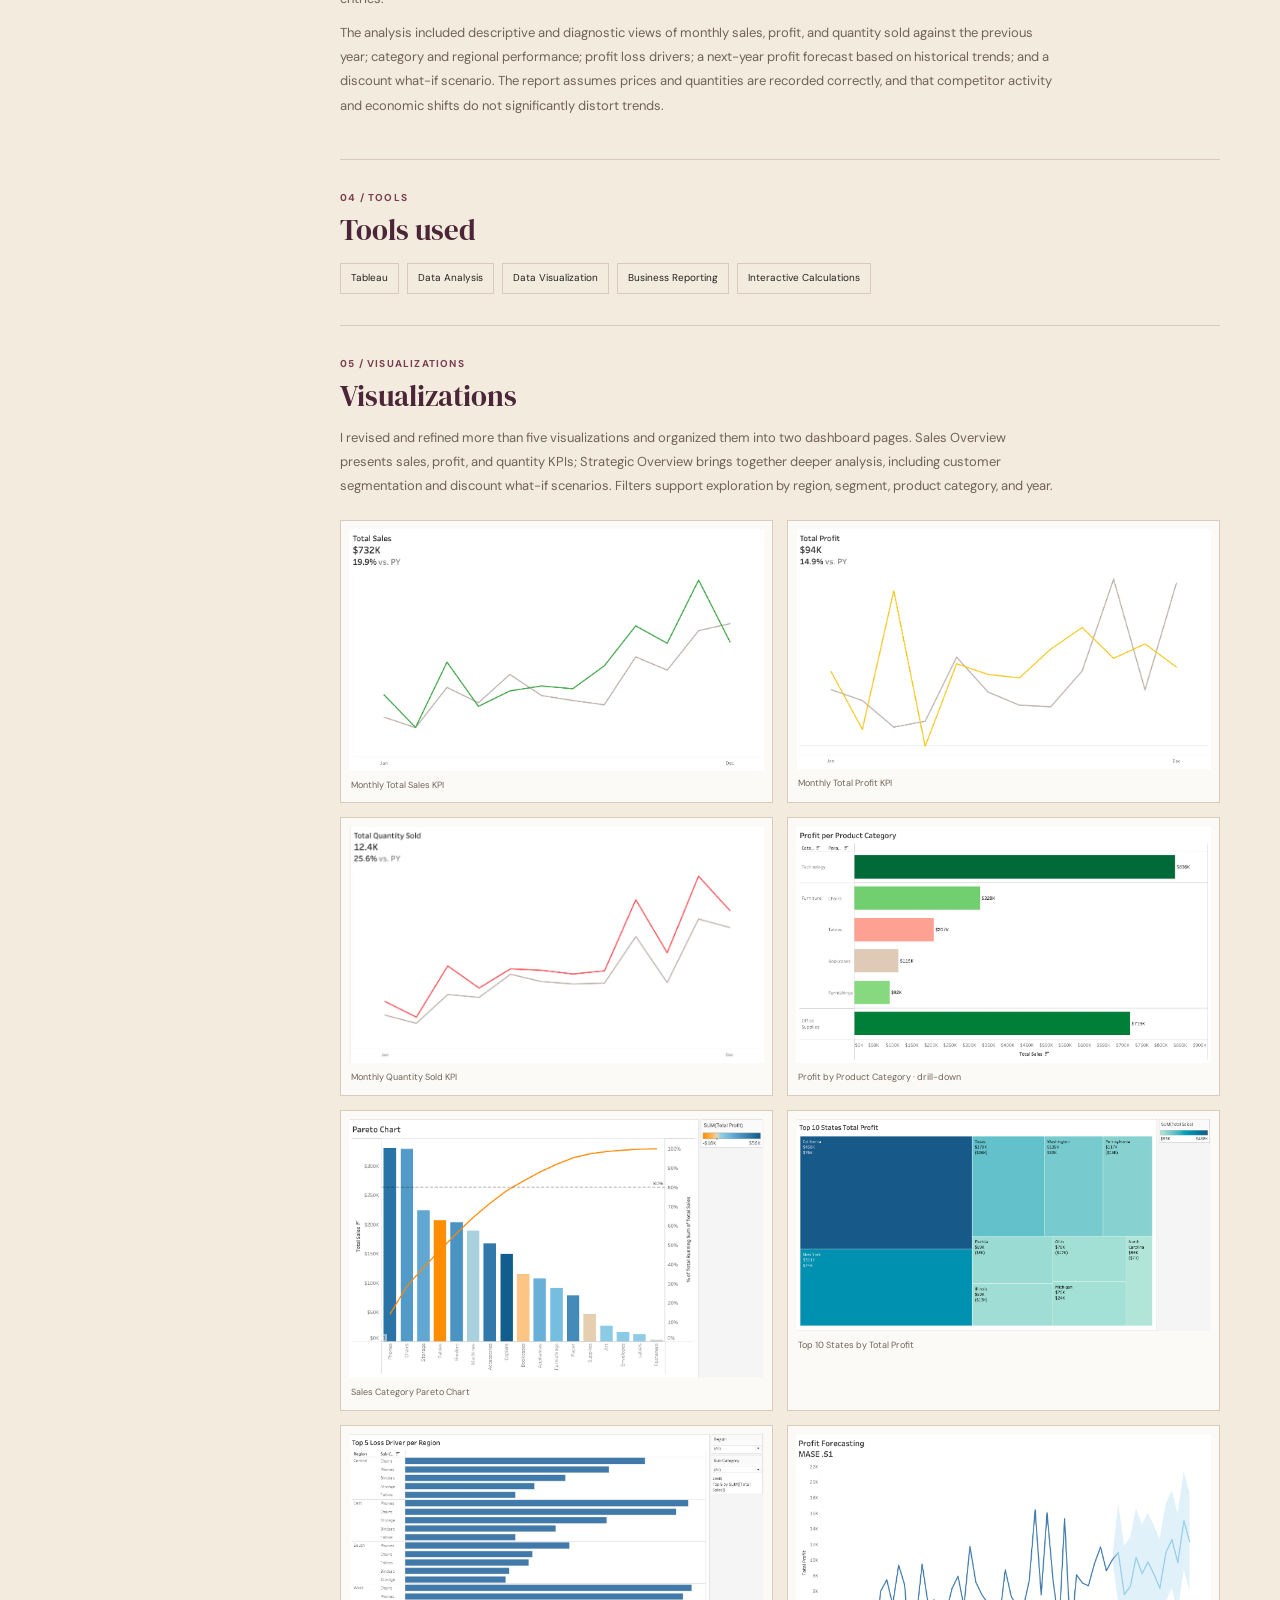
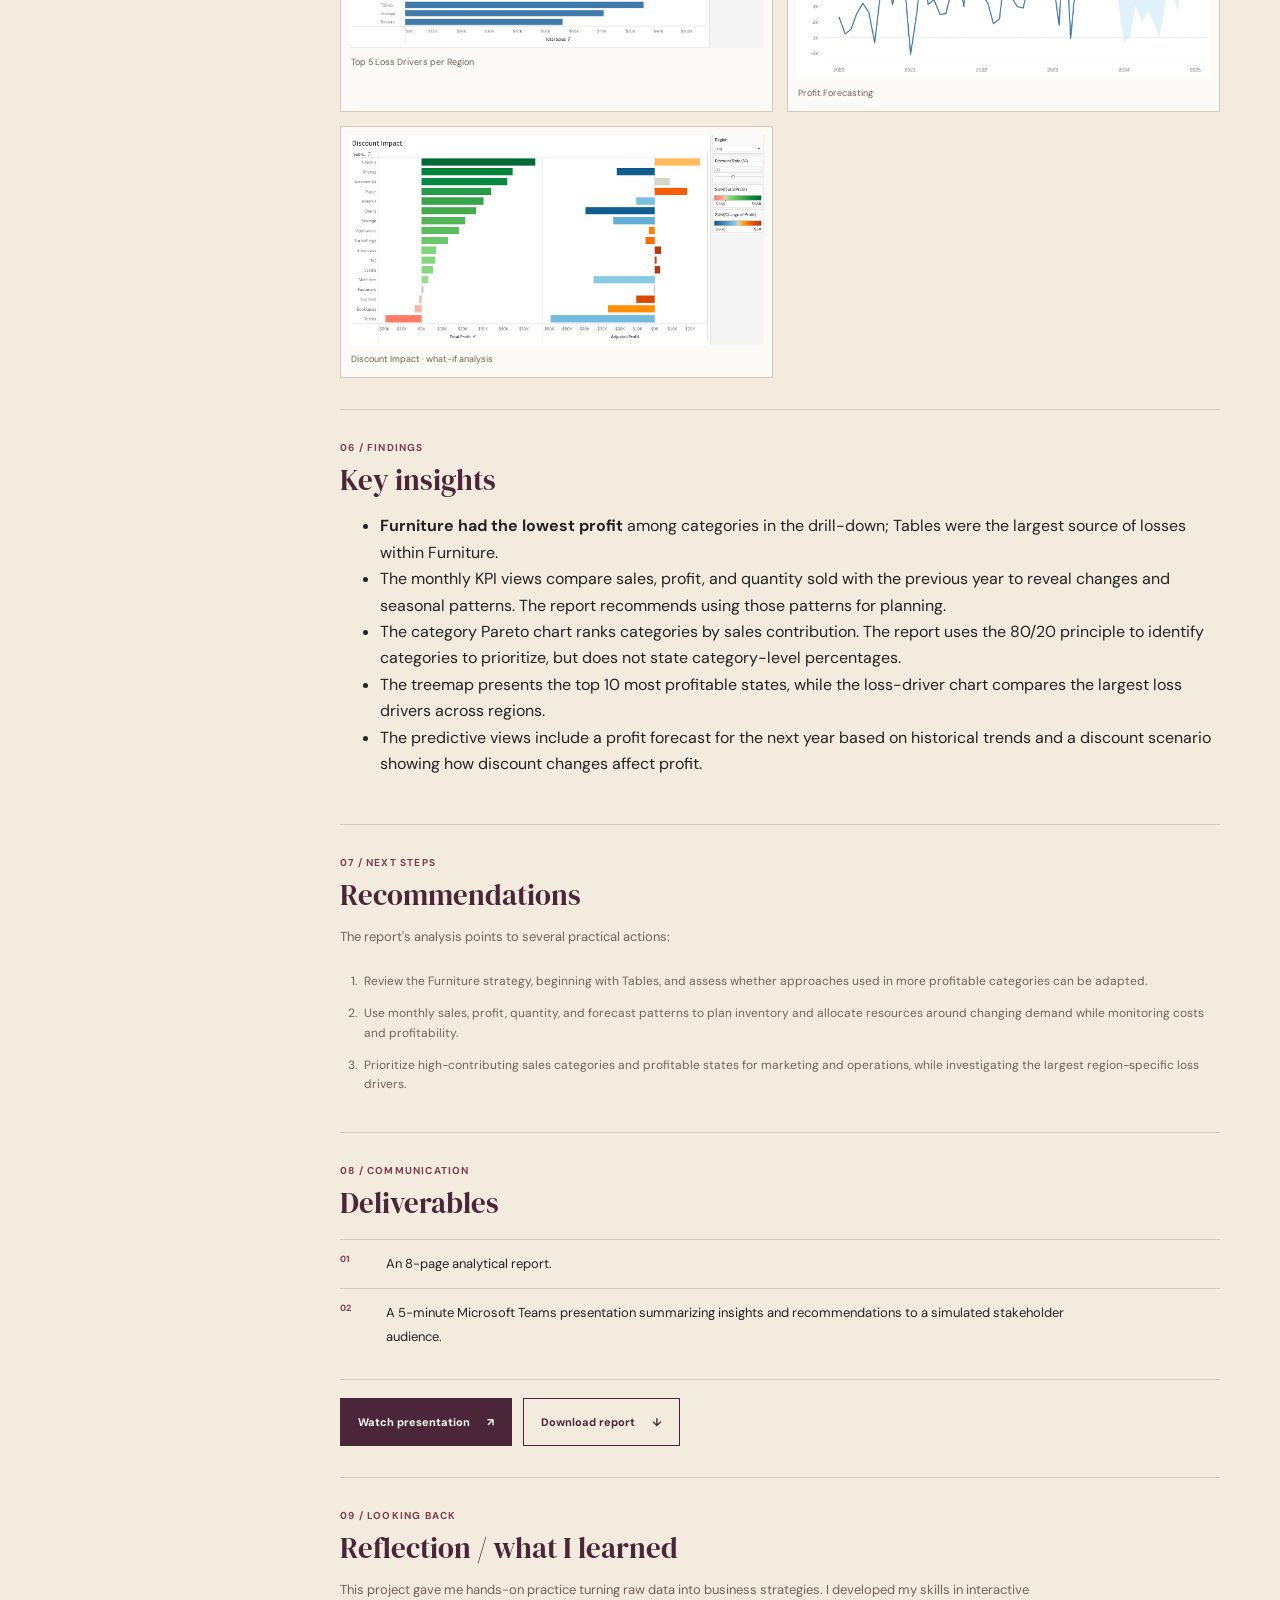
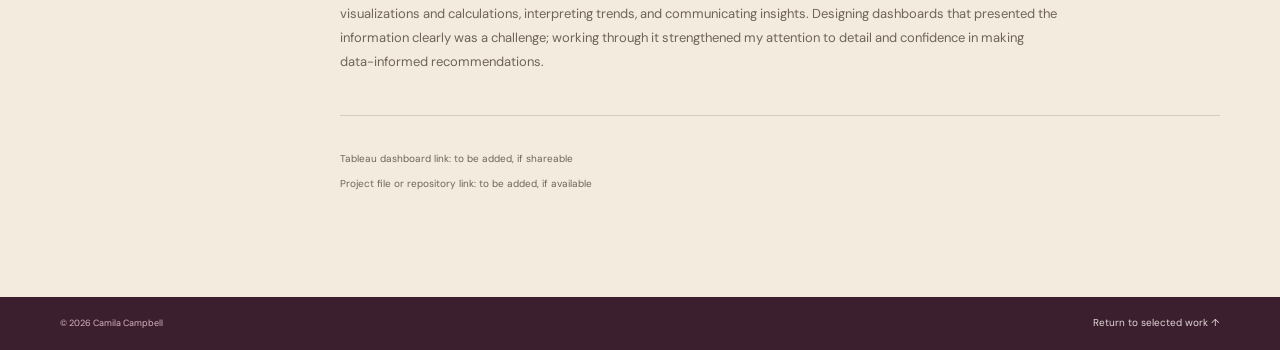
<file: tableau-marketing-report.html>
<!doctype html>
<html lang="en">
<head>
  <meta charset="utf-8">
  <meta name="viewport" content="width=device-width, initial-scale=1">
  <meta name="description" content="Camila Campbell's Tableau marketing report exploring store sales, profit, customer behavior, forecasts, and business recommendations.">
  <meta name="theme-color" content="#F3EBDD">
  <title>Business Analytics Tableau Marketing Report | Camila Campbell</title>
  <link rel="preconnect" href="https://fonts.googleapis.com">
  <link rel="preconnect" href="https://fonts.gstatic.com" crossorigin>
  <link href="https://fonts.googleapis.com/css2?family=DM+Sans:wght@400;500;600;700&family=DM+Serif+Display&display=swap" rel="stylesheet">
  <link rel="stylesheet" href="./styles.css">
</head>
<body>
  <a class="skip-link" href="#main">Skip to content</a>
  <header class="template-header">
    <nav class="page-shell template-nav" aria-label="Project navigation">
      <a class="template-brand" href="./index.html">Camila Campbell</a>
      <a href="./index.html#projects">Back to selected work <span aria-hidden="true">↗</span></a>
    </nav>
  </header>
  <main class="page-shell case-study" id="main">
    <a class="template-back" href="./index.html#projects">← Selected work</a>
    <header class="case-study-hero">
      <p class="eyebrow">BUSINESS ANALYTICS · COURSE PROJECT · DECEMBER 2025</p>
      <h1>Business Analytics<br><em>Tableau Marketing Report</em></h1>
      <p class="case-study-deck">An analysis of store sales and profit trends, category performance, and potential management decisions, presented through interactive Tableau dashboards and a stakeholder-style report.</p>
      <dl class="template-meta">
        <div><dt>Course</dt><dd>CAI 3801-001 · Artificial Intelligence and Analytics</dd></div>
        <div><dt>Term</dt><dd>Fall 2025</dd></div>
        <div><dt>Tools</dt><dd>Tableau · Data Analysis · Data Visualization · Business Reporting</dd></div>
        <div><dt>Deliverables</dt><dd>8-page report · 5-minute Teams presentation</dd></div>
      </dl>
    </header>

    <div class="dashboard-gallery" aria-label="Tableau dashboard screenshots">
      <figure class="dashboard-figure"><img src="./sales-overview-dashboard.png" alt="Sales Overview Tableau dashboard with sales, profit, and quantity KPIs, category analysis, state profitability, and a Pareto chart." width="682" height="412"><figcaption>Sales Overview · performance KPIs and category analysis</figcaption></figure>
      <figure class="dashboard-figure"><img src="./sales-strategy-dashboard.png" alt="Sales Strategy Tableau dashboard with a profit forecast, regional loss drivers, discount impact analysis, and business recommendations." width="680" height="410"><figcaption>Sales Strategy · forecast, loss drivers, and discount impact</figcaption></figure>
    </div>

    <div class="case-study-layout">
      <aside class="case-study-index" aria-label="Case study sections">
        <p class="eyebrow">IN THIS CASE STUDY</p>
        <nav>
          <a href="#overview">Project overview</a>
          <a href="#problem">Business question</a>
          <a href="#analysis">Data &amp; analysis</a>
          <a href="#tools">Tools used</a>
          <a href="#visualizations">Visualizations</a>
          <a href="#insights">Key insights</a>
          <a href="#recommendations">Recommendations</a>
          <a href="#deliverables">Deliverables</a>
          <a href="#reflection">Reflection</a>
        </nav>
      </aside>
      <div class="case-study-content">
        <section id="overview">
          <p class="eyebrow">01 / OVERVIEW</p>
          <h2>Project overview</h2>
          <p>For CAI 3801-001 in Fall 2025, I used Tableau to analyze the Store Dataset, a transactional dataset provided for the project. I built visualizations and dashboards to examine sales, profit, product performance, regional patterns, historical trends, and possible management decisions.</p>
        </section>
        <section id="problem">
          <p class="eyebrow">02 / BUSINESS QUESTION</p>
          <h2>Business question / problem</h2>
          <p>The project focused on three marketing questions: Which products contribute the most to sales? What factors influence sales over time? How can the company boost customer engagement to increase overall sales?</p>
        </section>
        <section id="analysis">
          <p class="eyebrow">03 / DATA &amp; ANALYSIS</p>
          <h2>Data &amp; analysis</h2>
          <p>The Store Dataset contains 9,994 rows and 27 columns, including Total Sales, Total Profit, Total Costs, Sub-Category, and Region. The report describes the data as structured and free of null values, formatting inconsistencies, and duplicate entries.</p>
          <p>The analysis included descriptive and diagnostic views of monthly sales, profit, and quantity sold against the previous year; category and regional performance; profit loss drivers; a next-year profit forecast based on historical trends; and a discount what-if scenario. The report assumes prices and quantities are recorded correctly, and that competitor activity and economic shifts do not significantly distort trends.</p>
        </section>
        <section id="tools">
          <p class="eyebrow">04 / TOOLS</p>
          <h2>Tools used</h2>
          <ul class="case-study-tags"><li>Tableau</li><li>Data Analysis</li><li>Data Visualization</li><li>Business Reporting</li><li>Interactive Calculations</li></ul>
        </section>
        <section id="visualizations">
          <p class="eyebrow">05 / VISUALIZATIONS</p>
          <h2>Visualizations</h2>
          <p>I revised and refined more than five visualizations and organized them into two dashboard pages. Sales Overview presents sales, profit, and quantity KPIs; Strategic Overview brings together deeper analysis, including customer segmentation and discount what-if scenarios. Filters support exploration by region, segment, product category, and year.</p>
          <div class="visual-placeholder-grid">
            <figure class="visual-figure"><img src="./total-sales.png" alt="Monthly Total Sales KPI line chart comparing the selected year with the previous year; displayed total is $732K." width="590" height="344" loading="lazy"><figcaption>Monthly Total Sales KPI</figcaption></figure>
            <figure class="visual-figure"><img src="./total-profit.png" alt="Monthly Total Profit KPI line chart comparing the selected year with the previous year; displayed total is $94K." width="554" height="320" loading="lazy"><figcaption>Monthly Total Profit KPI</figcaption></figure>
            <figure class="visual-figure"><img src="./total-quantity-sold.png" alt="Monthly Total Quantity Sold KPI line chart comparing the selected year with the previous year; displayed quantity is 12.4K." width="540" height="308" loading="lazy"><figcaption>Monthly Quantity Sold KPI</figcaption></figure>
            <figure class="visual-figure"><img src="./profit-by-product-category.png" alt="Tableau bar visualization of profit by product category and sub-category, including Furniture and Tables." width="686" height="392" loading="lazy"><figcaption>Profit by Product Category · drill-down</figcaption></figure>
            <figure class="visual-figure"><img src="./pareto-chart.png" alt="Pareto chart ranking product sub-categories by total sales with a cumulative percentage curve and 80 percent reference line." width="602" height="376" loading="lazy"><figcaption>Sales Category Pareto Chart</figcaption></figure>
            <figure class="visual-figure"><img src="./top-10-states-profit.png" alt="Treemap of the top 10 states by total profit, with tile labels for state sales and profit." width="686" height="350" loading="lazy"><figcaption>Top 10 States by Total Profit</figcaption></figure>
            <figure class="visual-figure"><img src="./top-5-loss-drivers-region.png" alt="Horizontal bar chart of the top five loss drivers in each region, with filters for region and sub-category." width="640" height="330" loading="lazy"><figcaption>Top 5 Loss Drivers per Region</figcaption></figure>
            <figure class="visual-figure"><img src="./profit-forecast.png" alt="Profit forecasting line chart showing historical profit and a next-year forecast with a shaded confidence interval; MAE shown as .51." width="692" height="410" loading="lazy"><figcaption>Profit Forecasting</figcaption></figure>
            <figure class="visual-figure"><img src="./discount-impact.png" alt="Discount Impact what-if chart comparing total profit and adjusted profit by product sub-category, with region and discount-rate controls." width="774" height="392" loading="lazy"><figcaption>Discount Impact · what-if analysis</figcaption></figure>
          </div>
        </section>
        <section id="insights">
          <p class="eyebrow">06 / FINDINGS</p>
          <h2>Key insights</h2>
          <ul class="case-study-findings">
            <li><strong>Furniture had the lowest profit</strong> among categories in the drill-down; Tables were the largest source of losses within Furniture.</li>
            <li>The monthly KPI views compare sales, profit, and quantity sold with the previous year to reveal changes and seasonal patterns. The report recommends using those patterns for planning.</li>
            <li>The category Pareto chart ranks categories by sales contribution. The report uses the 80/20 principle to identify categories to prioritize, but does not state category-level percentages.</li>
            <li>The treemap presents the top 10 most profitable states, while the loss-driver chart compares the largest loss drivers across regions.</li>
            <li>The predictive views include a profit forecast for the next year based on historical trends and a discount scenario showing how discount changes affect profit.</li>
          </ul>
        </section>
        <section id="recommendations">
          <p class="eyebrow">07 / NEXT STEPS</p>
          <h2>Recommendations</h2>
          <p>The report's analysis points to several practical actions:</p>
          <ol class="recommendation-placeholders">
            <li>Review the Furniture strategy, beginning with Tables, and assess whether approaches used in more profitable categories can be adapted.</li>
            <li>Use monthly sales, profit, quantity, and forecast patterns to plan inventory and allocate resources around changing demand while monitoring costs and profitability.</li>
            <li>Prioritize high-contributing sales categories and profitable states for marketing and operations, while investigating the largest region-specific loss drivers.</li>
          </ol>
        </section>
        <section id="deliverables">
          <p class="eyebrow">08 / COMMUNICATION</p>
          <h2>Deliverables</h2>
          <ul class="deliverables-list">
            <li><span>01</span><p>An 8-page analytical report.</p></li>
            <li><span>02</span><p>A 5-minute Microsoft Teams presentation summarizing insights and recommendations to a simulated stakeholder audience.</p></li>
          </ul>
          <div class="deliverable-actions">
            <a class="button button-primary presentation-link" href="https://youtu.be/LPBRIT06DmM?si=7UiQMpyYGnfbJQ20" target="_blank" rel="noopener noreferrer">Watch presentation <span aria-hidden="true">↗</span></a>
            <a class="button button-outline report-download" href="./business-analytics-project-report-campbell.docx" download>Download report <span aria-hidden="true">↓</span></a>
          </div>
        </section>
        <section id="reflection">
          <p class="eyebrow">09 / LOOKING BACK</p>
          <h2>Reflection / what I learned</h2>
          <p>This project gave me hands-on practice turning raw data into business strategies. I developed my skills in interactive visualizations and calculations, interpreting trends, and communicating insights. Designing dashboards that presented the information clearly was a challenge; working through it strengthened my attention to detail and confidence in making data-informed recommendations.</p>
        </section>
        <div class="case-study-links"><span>Tableau dashboard link: to be added, if shareable</span><span>Project file or repository link: to be added, if available</span></div>
      </div>
    </div>
  </main>
  <footer class="site-footer"><div class="page-shell footer-bottom"><span>© 2026 Camila Campbell</span><a class="case-footer-link" href="./index.html#projects">Return to selected work ↑</a></div></footer>
</body>
</html>
</file>
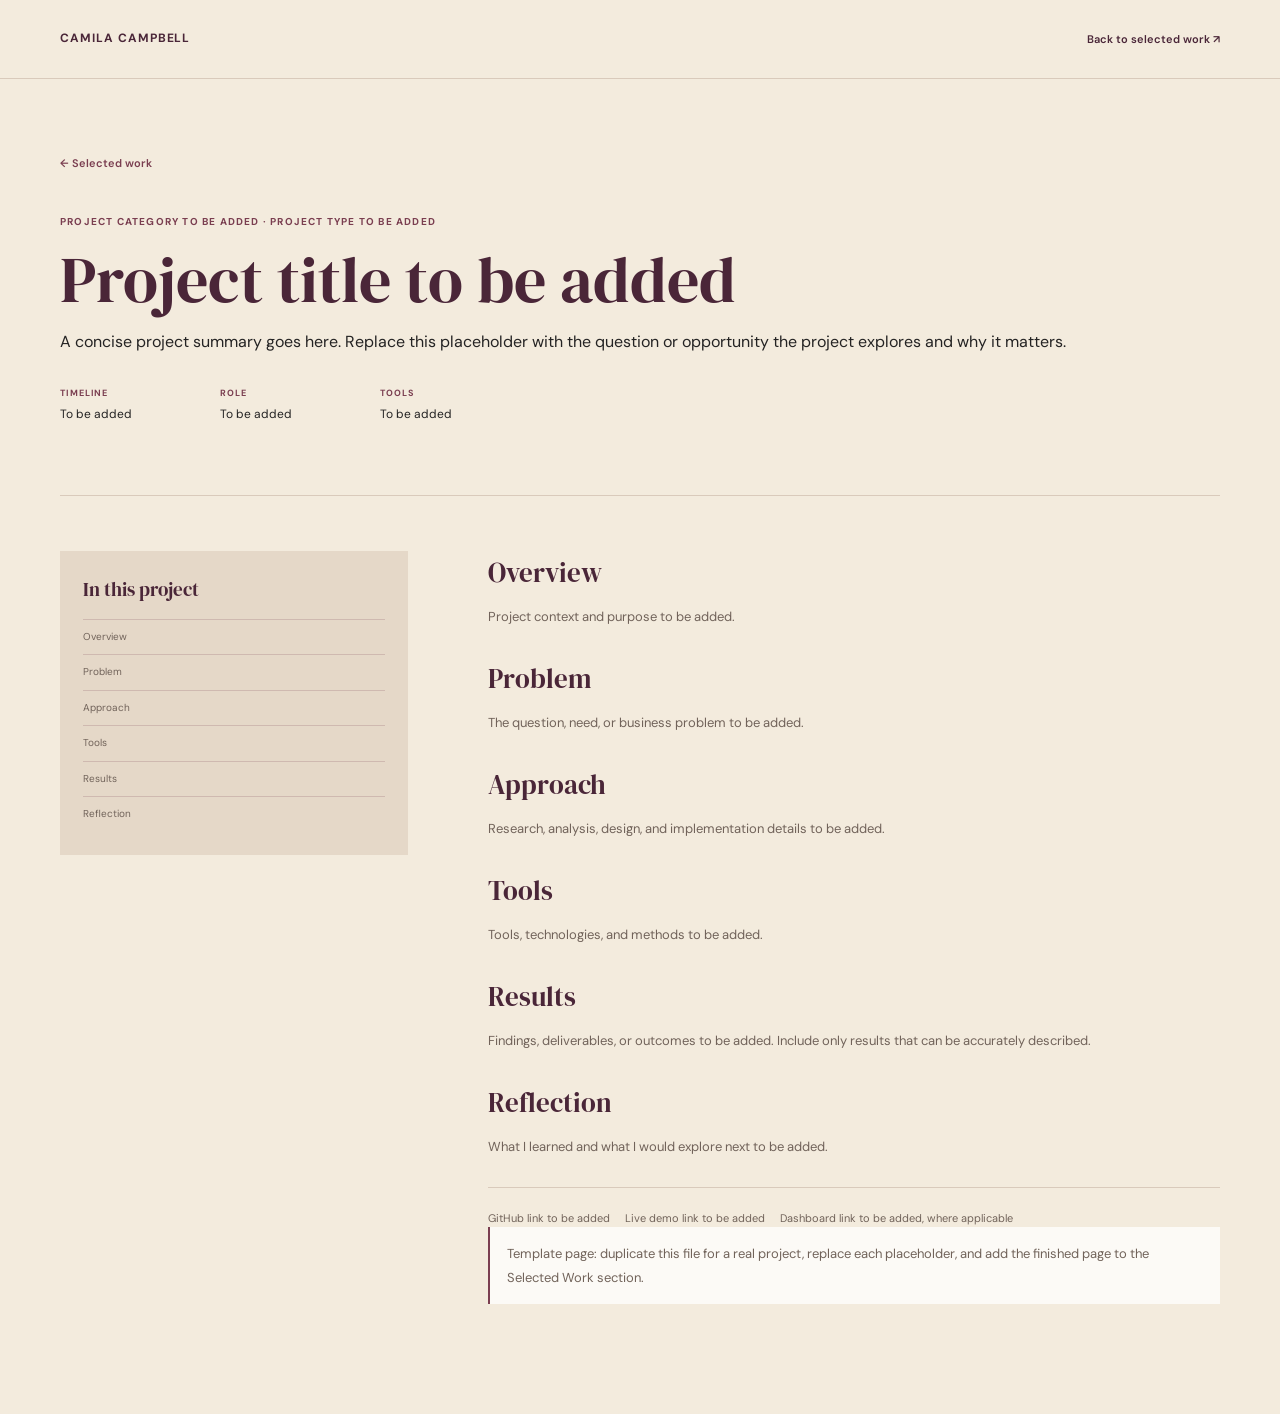
<file: projects /project-template.html>
<!doctype html>
<html lang="en">
<head>
  <meta charset="utf-8">
  <meta name="viewport" content="width=device-width, initial-scale=1">
  <meta name="description" content="Reusable project detail page template for Camila Campbell's portfolio.">
  <title>Project Template | Camila Campbell</title>
  <link rel="preconnect" href="https://fonts.googleapis.com">
  <link rel="preconnect" href="https://fonts.gstatic.com" crossorigin>
  <link href="https://fonts.googleapis.com/css2?family=DM+Sans:wght@400;500;600;700&family=DM+Serif+Display&display=swap" rel="stylesheet">
  <link rel="stylesheet" href="../styles.css">
</head>
<body>
  <header class="template-header">
    <nav class="page-shell template-nav" aria-label="Project navigation">
      <a class="template-brand" href="../index.html">Camila Campbell</a>
      <a href="../index.html#projects">Back to selected work <span aria-hidden="true">↗</span></a>
    </nav>
  </header>
  <main class="page-shell template-main">
    <a class="template-back" href="../index.html#projects">← Selected work</a>
    <header class="template-hero">
      <p class="eyebrow">PROJECT CATEGORY TO BE ADDED · PROJECT TYPE TO BE ADDED</p>
      <h1>Project title to be added</h1>
      <p>A concise project summary goes here. Replace this placeholder with the question or opportunity the project explores and why it matters.</p>
      <dl class="template-meta">
        <div><dt>Timeline</dt><dd>To be added</dd></div>
        <div><dt>Role</dt><dd>To be added</dd></div>
        <div><dt>Tools</dt><dd>To be added</dd></div>
      </dl>
    </header>
    <div class="template-body">
      <aside class="template-sidebar" aria-label="Project section navigation">
        <h2>In this project</h2>
        <ul><li><a href="#overview">Overview</a></li><li><a href="#problem">Problem</a></li><li><a href="#approach">Approach</a></li><li><a href="#tools">Tools</a></li><li><a href="#results">Results</a></li><li><a href="#reflection">Reflection</a></li></ul>
      </aside>
      <div class="template-content">
        <section id="overview"><h2>Overview</h2><p>Project context and purpose to be added.</p></section>
        <section id="problem"><h2>Problem</h2><p>The question, need, or business problem to be added.</p></section>
        <section id="approach"><h2>Approach</h2><p>Research, analysis, design, and implementation details to be added.</p></section>
        <section id="tools"><h2>Tools</h2><p>Tools, technologies, and methods to be added.</p></section>
        <section id="results"><h2>Results</h2><p>Findings, deliverables, or outcomes to be added. Include only results that can be accurately described.</p></section>
        <section id="reflection"><h2>Reflection</h2><p>What I learned and what I would explore next to be added.</p></section>
        <div class="template-links" aria-label="Project links"><span>GitHub link to be added</span><span>Live demo link to be added</span><span>Dashboard link to be added, where applicable</span></div>
        <p class="template-note">Template page: duplicate this file for a real project, replace each placeholder, and add the finished page to the Selected Work section.</p>
      </div>
    </div>
  </main>
</body>
</html>
</file>
<file: styles.css>
:root {
  color-scheme: light;
  --color-paper: #F3EBDD;
  --color-plum: #4A2638;
  --color-burgundy: #7A3E50;
  --color-rose: #B98291;
  --color-sand: #E5D8C8;
  --color-ink: #242323;
  --color-muted: #71635A;
  --color-white: #FCFAF6;
  --color-line: #D9CABB;
  --font-display: "DM Serif Display", Georgia, serif;
  --font-body: "DM Sans", sans-serif;
  --shell: 1160px;
  --gutter: 48px;
}

* { box-sizing: border-box; }
html { scroll-behavior: smooth; scroll-padding-top: 92px; }
body { margin: 0; background: var(--color-paper); color: var(--color-ink); font-family: var(--font-body); font-size: 16px; line-height: 1.65; -webkit-font-smoothing: antialiased; }
a { color: inherit; }
button, a { -webkit-tap-highlight-color: transparent; }
a:focus-visible, button:focus-visible { outline: 2px solid var(--color-burgundy); outline-offset: 5px; }
.page-shell { width: min(var(--shell), calc(100% - var(--gutter) * 2)); margin-inline: auto; }
.skip-link { position: fixed; top: 10px; left: 10px; z-index: 20; padding: 10px 16px; transform: translateY(-160%); background: var(--color-white); color: var(--color-plum); }
.skip-link:focus { transform: translateY(0); }
.site-header { position: sticky; top: 0; z-index: 10; background: rgb(243 235 221 / 94%); border-bottom: 1px solid transparent; transition: background-color 220ms ease, border-color 220ms ease, box-shadow 220ms ease; }
.site-header.is-scrolled { background: rgb(252 250 246 / 96%); border-color: var(--color-line); box-shadow: 0 5px 20px rgb(74 38 56 / 5%); }
.navigation { height: 82px; display: flex; align-items: center; justify-content: space-between; gap: 24px; }
.wordmark { color: var(--color-plum); text-decoration: none; text-transform: uppercase; font-size: 13px; font-weight: 700; letter-spacing: .08em; white-space: nowrap; }
.wordmark-short { display: none; }
.navigation-links { display: flex; align-items: center; gap: 31px; }
.navigation-links a { position: relative; text-decoration: none; color: var(--color-ink); font-size: 12px; font-weight: 500; }
.navigation-links a:not(.nav-contact)::after, .text-link::after { position: absolute; right: 0; bottom: -4px; left: 0; height: 1px; content: ""; background: var(--color-burgundy); transform: scaleX(0); transform-origin: right; transition: transform 220ms ease; }
.navigation-links a:hover::after, .navigation-links a:focus-visible::after, .text-link:hover::after, .text-link:focus-visible::after { transform: scaleX(1); transform-origin: left; }
.navigation-links .nav-contact { color: var(--color-plum); }
.nav-contact span { margin-left: 3px; color: var(--color-burgundy); }
.menu-toggle { display: none; }

.hero { position: relative; min-height: 680px; padding-block: 86px 115px; display: grid; grid-template-columns: 1.05fr .95fr; align-items: center; gap: 48px; }
.hero-copy { position: relative; z-index: 1; padding-bottom: 21px; }
.eyebrow { margin: 0; color: var(--color-burgundy); font-size: 10px; font-weight: 700; letter-spacing: .12em; line-height: 1.5; text-transform: uppercase; }
.eyebrow-rule { display: inline-block; width: 23px; height: 1px; margin: 0 9px 3px 0; background: var(--color-rose); }
h1, h2, h3, p { margin-top: 0; }
h1, h2, .project-card h3 { font-family: var(--font-display); font-weight: 400; }
.hero h1 { margin: 28px 0 15px; color: var(--color-plum); font-size: 88px; letter-spacing: 0; line-height: .97; }
.hero h1 em, h2 em { color: var(--color-burgundy); font-weight: 400; }
.hero-role { margin: 0 0 18px; color: var(--color-ink); font-size: 15px; font-weight: 600; }
.hero-intro { max-width: 470px; margin-bottom: 28px; color: var(--color-muted); font-size: 15px; line-height: 1.85; }
.hero-actions, .resume-actions { display: flex; flex-wrap: wrap; align-items: center; gap: 26px; }
.button { min-height: 49px; padding: 0 19px; display: inline-flex; align-items: center; justify-content: center; gap: 17px; border: 1px solid transparent; text-decoration: none; font-size: 11px; font-weight: 700; transition: background-color 180ms ease, color 180ms ease, border-color 180ms ease, transform 180ms ease; }
.button:hover { transform: translateY(-2px); }
.button-primary { background: var(--color-plum); color: var(--color-white); }
.button-primary:hover { background: var(--color-burgundy); }
.button-outline { border-color: var(--color-plum); color: var(--color-plum); }
.button-outline:hover { background: var(--color-plum); color: var(--color-white); }
.text-link { position: relative; width: fit-content; display: inline-flex; align-items: center; gap: 9px; color: var(--color-plum); text-decoration: none; font-size: 11px; font-weight: 700; }
.text-link::after { bottom: -5px; }
.text-link span { color: var(--color-burgundy); }
.hero-art { position: relative; width: 100%; max-width: 500px; justify-self: end; padding: 19px 0 22px 12px; }
.art-label, .project-art-top, .project-art-footer { display: flex; justify-content: space-between; color: var(--color-muted); font-size: 8px; font-weight: 700; letter-spacing: .12em; }
.data-graphic { width: 100%; height: auto; overflow: visible; }
.data-graphic text { fill: var(--color-muted); font-family: var(--font-body); font-size: 8px; font-weight: 700; letter-spacing: 1px; }
.art-caption { margin: -9px 0 0 10px; color: var(--color-muted); font-family: var(--font-display); font-size: 17px; font-style: italic; }
.art-index { position: absolute; right: 1px; bottom: 24px; color: var(--color-burgundy); font-size: 9px; letter-spacing: .06em; }
.art-index i { padding-inline: 3px; color: var(--color-rose); font-style: normal; }
.hero-scroll { position: absolute; right: 0; bottom: 36px; display: flex; align-items: center; gap: 11px; color: var(--color-muted); text-decoration: none; font-size: 9px; letter-spacing: .07em; text-transform: uppercase; }
.hero-scroll span { width: 27px; height: 1px; background: var(--color-rose); }

.intro-band { background: var(--color-sand); }
.intro-band-inner { min-height: 150px; display: grid; grid-template-columns: 1fr 2.5fr auto; align-items: center; gap: 38px; }
.intro-band .eyebrow { font-size: 9px; }
.intro-band p { max-width: 650px; margin: 0; color: var(--color-plum); font-family: var(--font-display); font-size: 28px; line-height: 1.35; }
.intro-band p em { color: var(--color-burgundy); }
.band-mark { color: var(--color-burgundy); font-size: 35px; }

.section { padding-block: 126px; }
.section-number { margin-left: 14px; color: var(--color-muted); font-size: 9px; letter-spacing: .08em; }
.section-heading h2, .interest-heading h2, .leadership-copy h2, .contact-copy h2, .resume-copy h2 { margin: 23px 0 0; color: var(--color-plum); font-size: 54px; line-height: 1.06; letter-spacing: 0; }
.about-content { display: grid; grid-template-columns: 1.05fr .95fr; gap: 11%; margin: 56px 0 0 25%; }
.about-prose { max-width: 510px; }
.about-prose p { color: var(--color-muted); font-size: 14px; line-height: 1.9; }
.about-prose .lead-copy { color: var(--color-ink); font-family: var(--font-display); font-size: 23px; line-height: 1.55; }
.about-note { margin-top: 29px; padding-top: 17px; border-top: 1px solid var(--color-line); font-size: 12px !important; }
.note-star { padding-right: 8px; color: var(--color-burgundy); }
.education-block { padding-top: 9px; }
.education-block > .eyebrow { margin-bottom: 20px; }
.education-entry { padding: 17px 0 20px; border-top: 1px solid var(--color-line); }
.education-date { color: var(--color-muted); font-size: 9px; font-weight: 700; letter-spacing: .1em; }
.education-entry h3 { margin: 8px 0 2px; color: var(--color-plum); font-family: var(--font-display); font-size: 20px; font-weight: 400; line-height: 1.35; }
.education-entry p { margin: 0; color: var(--color-muted); font-size: 12px; }
.education-entry .coursework { margin-top: 9px; padding-top: 8px; border-top: 1px solid rgb(217 202 187 / 65%); font-size: 10px; line-height: 1.7; }

.interest-section { padding-block: 105px 112px; background: var(--color-white); }
.interest-heading { display: flex; align-items: end; justify-content: space-between; margin-bottom: 50px; }
.interest-heading h2 { margin-top: 18px; }
.interest-grid { display: grid; grid-template-columns: repeat(4, 1fr); border-top: 1px solid var(--color-line); border-bottom: 1px solid var(--color-line); }
.interest-item { position: relative; min-height: 220px; padding: 22px 24px 28px 0; border-right: 1px solid var(--color-line); }
.interest-item + .interest-item { padding-left: 24px; }
.interest-item:last-child { border: 0; }
.interest-index { color: var(--color-burgundy); font-size: 9px; font-weight: 700; letter-spacing: .1em; }
.interest-item h3 { margin: 24px 0 9px; color: var(--color-plum); font-family: var(--font-display); font-size: 22px; font-weight: 400; }
.interest-item p { max-width: 210px; margin: 0; color: var(--color-muted); font-size: 12px; line-height: 1.8; }
.interest-symbol { position: absolute; right: 23px; bottom: 22px; color: var(--color-rose); font-size: 17px; }

.projects-section { padding-block: 128px 120px; }
.projects-heading { display: flex; justify-content: space-between; align-items: end; margin-bottom: 47px; }
.section-aside { max-width: 315px; margin: 0 0 7px; color: var(--color-muted); font-size: 12px; line-height: 1.8; }
.projects-heading h2 { font-size: 59px; }
.project-card { display: grid; grid-template-columns: .96fr 1.04fr; min-height: 350px; background: var(--color-white); border: 1px solid var(--color-line); transition: box-shadow 220ms ease, transform 220ms ease; }
.project-card:hover { transform: translateY(-3px); box-shadow: 0 16px 38px rgb(74 38 56 / 8%); }
.project-card-art { min-height: 350px; padding: 24px; display: flex; flex-direction: column; justify-content: space-between; overflow: hidden; background-color: var(--color-sand); background-image: linear-gradient(90deg, transparent 49.8%, rgb(122 62 80 / 10%) 50%, transparent 50.2%), linear-gradient(transparent 49.8%, rgb(122 62 80 / 10%) 50%, transparent 50.2%); background-size: 42px 42px; }
.project-preview { min-width: 0; min-height: 350px; padding: 20px 23px; display: flex; flex-direction: column; justify-content: space-between; gap: 14px; overflow: hidden; background-color: var(--color-sand); background-image: linear-gradient(90deg, transparent 49.8%, rgb(122 62 80 / 8%) 50%, transparent 50.2%), linear-gradient(transparent 49.8%, rgb(122 62 80 / 8%) 50%, transparent 50.2%); background-size: 42px 42px; color: var(--color-muted); text-align: center; }
.project-preview img { width: 100%; max-height: 265px; margin-block: auto; display: block; object-fit: contain; background: var(--color-white); }
.project-preview-top { width: 100%; margin-bottom: auto; display: flex; justify-content: space-between; gap: 12px; color: var(--color-burgundy); font-size: 8px; font-weight: 700; letter-spacing: .1em; text-align: left; }
.project-preview-top i { font-style: normal; text-align: right; }
.project-preview-symbol { color: var(--color-burgundy); font-size: 31px; line-height: 1; }
.project-preview-title { color: var(--color-plum); font-family: var(--font-display); font-size: 24px; }
.project-preview-caption { font-size: 10px; }
.project-art-top, .project-art-footer { color: var(--color-burgundy); }
.project-art-lines { height: 164px; display: flex; align-items: end; justify-content: center; gap: 20px; }
.project-art-lines span { width: 24px; height: 32%; background: rgb(122 62 80 / 25%); }
.project-art-lines span:nth-child(2) { height: 55%; }
.project-art-lines span:nth-child(3) { height: 42%; }
.project-art-lines span:nth-child(4) { height: 75%; }
.project-art-lines span:nth-child(5) { height: 92%; background: var(--color-burgundy); }
.project-art-lines i { width: 110px; height: 110px; margin-left: -80px; border-top: 1px solid var(--color-plum); border-radius: 50%; transform: rotate(-25deg); }
.project-card-copy { padding: 42px 48px; align-self: center; }
.project-meta { display: flex; justify-content: space-between; gap: 15px; color: var(--color-burgundy); font-size: 8px; font-weight: 700; letter-spacing: .1em; }
.project-meta span:last-child { color: var(--color-muted); }
.project-card h3 { margin: 25px 0 12px; color: var(--color-plum); font-size: 32px; line-height: 1.15; }
.project-card-copy > p { max-width: 450px; color: var(--color-muted); font-size: 13px; line-height: 1.8; }
.tag-list { margin: 21px 0 26px; display: flex; flex-wrap: wrap; gap: 8px; }
.tag-list span { padding: 5px 9px; border: 1px solid var(--color-line); color: var(--color-muted); font-size: 9px; }
.placeholder-caption { margin: 16px 0 0; color: var(--color-muted); font-size: 10px; }
.placeholder-caption span { padding-right: 6px; color: var(--color-burgundy); }

.experience-section { padding-block: 114px 125px; background: var(--color-sand); }
.experience-layout { display: grid; grid-template-columns: .9fr 1.1fr; gap: 11%; }
.experience-heading { position: relative; }
.experience-heading h2 { font-size: 50px; }
.experience-heading .section-aside { margin-top: 24px; }
.experience-stamp { width: 105px; height: 105px; margin-top: 65px; display: flex; flex-direction: column; align-items: center; justify-content: center; border: 1px solid var(--color-rose); border-radius: 50%; color: var(--color-burgundy); font-size: 8px; font-weight: 700; letter-spacing: .09em; line-height: 1.6; transform: rotate(-12deg); }
.experience-stamp i { color: var(--color-rose); font-style: normal; }
.timeline { border-left: 1px solid var(--color-rose); }
.timeline-entry { position: relative; padding: 0 0 30px 30px; }
.timeline-entry + .timeline-entry { padding-top: 25px; border-top: 1px solid rgb(122 62 80 / 22%); }
.timeline-dot { position: absolute; top: 4px; left: -4px; width: 7px; height: 7px; border: 1px solid var(--color-burgundy); border-radius: 50%; background: var(--color-sand); }
.timeline-entry + .timeline-entry .timeline-dot { top: 29px; }
.timeline-meta { display: flex; flex-wrap: wrap; justify-content: space-between; gap: 8px 15px; color: var(--color-burgundy); font-size: 8px; font-weight: 700; letter-spacing: .09em; }
.timeline-meta span:last-child { color: var(--color-muted); }
.timeline-entry h3 { margin: 11px 0 1px; color: var(--color-plum); font-family: var(--font-display); font-size: 21px; font-weight: 400; line-height: 1.35; }
.timeline-role { margin: 0; color: var(--color-ink); font-size: 12px; font-weight: 600; }
.timeline-detail { margin: 7px 0 0; color: var(--color-muted); font-size: 11px; }
.timeline-detail-list { margin: 8px 0 0; padding-left: 17px; color: var(--color-muted); }
.timeline-detail-list li { padding: 3px 0; font-size: 11px; line-height: 1.75; }

.leadership-section { min-height: 455px; padding-block: 96px; display: grid; grid-template-columns: .65fr 1.4fr .65fr; align-items: center; gap: 50px; }
.leadership-mark { width: 170px; height: 170px; display: grid; place-content: center; position: relative; border: 1px solid var(--color-rose); border-radius: 50%; color: var(--color-burgundy); font-family: var(--font-display); font-size: 50px; text-align: center; }
.leadership-mark::before, .leadership-mark::after { position: absolute; inset: 10px; content: ""; border: 1px solid var(--color-line); border-radius: 50%; }
.leadership-mark::after { inset: 21px; border-color: var(--color-rose); opacity: .5; }
.leadership-mark span { position: relative; z-index: 1; }
.leadership-mark i { position: absolute; z-index: 2; right: 19px; bottom: 23px; width: 25px; height: 25px; display: grid; place-items: center; border-radius: 50%; background: var(--color-paper); color: var(--color-burgundy); font-family: var(--font-body); font-size: 13px; font-style: normal; }
.leadership-copy h2 { margin-block: 15px 18px; font-size: 45px; }
.leadership-copy > p:not(.eyebrow) { max-width: 465px; margin-bottom: 22px; color: var(--color-muted); font-size: 12px; line-height: 1.85; }
.leadership-side { min-height: 155px; padding-left: 28px; display: flex; flex-direction: column; justify-content: space-between; border-left: 1px solid var(--color-line); color: var(--color-muted); font-size: 9px; font-weight: 700; letter-spacing: .12em; line-height: 1.8; }
.leadership-side i { color: var(--color-rose); font-size: 21px; font-style: normal; }

.skills-section { padding-block: 105px 118px; background: var(--color-white); }
.skills-heading { display: flex; align-items: end; justify-content: space-between; flex-wrap: wrap; gap: 15px 35px; margin-bottom: 42px; }
.skills-heading h2 { margin-top: 17px; font-size: 54px; }
.skills-heading .section-aside { max-width: 270px; }
.skills-list { border-top: 1px solid var(--color-line); }
.skill-row { min-height: 86px; padding-block: 19px; display: grid; grid-template-columns: 1fr 2fr; align-items: center; gap: 24px; border-bottom: 1px solid var(--color-line); }
.skill-row h3 { margin: 0; color: var(--color-plum); font-family: var(--font-display); font-size: 19px; font-weight: 400; }
.skill-row ul { margin: 0; padding: 0; display: flex; flex-wrap: wrap; gap: 8px; list-style: none; }
.skill-row li { padding: 6px 11px; border: 1px solid var(--color-line); color: var(--color-ink); font-size: 10px; }
.learning-row li { border-color: rgb(185 130 145 / 60%); background: var(--color-paper); }

.credentials-section { padding-block: 76px 85px; display: grid; grid-template-columns: 1fr 1fr; gap: 45px 11%; border-top: 1px solid var(--color-line); }
.credential-block h2 { margin: 13px 0 19px; color: var(--color-plum); font-family: var(--font-display); font-size: 27px; font-weight: 400; line-height: 1.25; }
.credential-block h2 em { color: var(--color-burgundy); }
.credential-block ul { max-width: 350px; margin: 0; padding: 0; list-style: none; }
.credential-block li { padding: 8px 0; display: flex; justify-content: space-between; gap: 15px; border-top: 1px solid var(--color-line); font-size: 11px; }
.credential-block li span:last-child, .credential-meta { color: var(--color-muted); }
.credential-title { margin: 0; color: var(--color-ink); font-size: 13px; font-weight: 600; }
.credential-meta { margin: 3px 0 0; font-size: 11px; }
.small-interests { grid-column: 1 / -1; padding-top: 19px; display: flex; flex-wrap: wrap; align-items: center; gap: 9px; border-top: 1px solid var(--color-line); color: var(--color-muted); font-size: 10px; }
.small-interests .eyebrow { margin-right: 10px; font-size: 9px; }
.small-interests i { color: var(--color-rose); font-style: normal; }

.resume-section { position: relative; min-height: 495px; padding-block: 95px; display: grid; grid-template-columns: .75fr 1.25fr; align-items: center; gap: 10%; overflow: hidden; }
.resume-ornament { position: relative; width: 260px; height: 300px; justify-self: center; display: grid; place-items: center; border: 1px solid var(--color-rose); background: var(--color-sand); transform: rotate(-5deg); }
.resume-ornament::before { position: absolute; inset: 12px; content: ""; border: 1px solid rgb(122 62 80 / 35%); }
.resume-ornament span { color: var(--color-plum); font-family: var(--font-display); font-size: 72px; }
.resume-ornament i { position: absolute; right: 25px; bottom: 25px; width: 70px; height: 1px; background: var(--color-burgundy); }
.resume-copy h2 { margin-block: 17px; font-size: 54px; }
.resume-copy > p:not(.eyebrow):not(.resume-note) { max-width: 495px; margin-bottom: 24px; color: var(--color-muted); font-size: 13px; line-height: 1.8; }
.resume-actions { gap: 11px; }
.resume-note { margin: 15px 0 0; color: var(--color-muted); font-size: 9px; }
.resume-note code { color: var(--color-plum); font-family: var(--font-body); font-size: inherit; }

.contact-section { padding-block: 105px 111px; background: var(--color-plum); color: var(--color-white); }
.contact-inner { display: grid; grid-template-columns: 1.25fr .75fr; align-items: end; gap: 12%; }
.contact-section .eyebrow { color: var(--color-rose); }
.contact-section .section-number { color: #D7B7BD; }
.contact-copy h2 { margin-block: 19px 18px; color: var(--color-white); font-size: 64px; }
.contact-copy h2 em { color: #D7A0AB; }
.contact-copy > p:last-child { max-width: 480px; margin: 0; color: #E3D9D8; font-size: 13px; line-height: 1.85; }
.contact-details > .eyebrow { margin-bottom: 15px; }
.contact-details ul { margin: 0; padding: 0; list-style: none; border-top: 1px solid rgb(252 250 246 / 25%); }
.contact-details li { padding: 13px 0; display: flex; flex-wrap: wrap; justify-content: space-between; gap: 4px 12px; border-bottom: 1px solid rgb(252 250 246 / 25%); font-size: 11px; }
.contact-details li > span:first-child { color: var(--color-white); }
.contact-placeholder { color: #D7B7BD; font-size: 10px; text-align: right; }
.contact-link { text-decoration: none; transition: color 160ms ease; }
.contact-link:hover { color: var(--color-white); }
.contact-link:focus-visible, .footer-links a:focus-visible { outline-color: #D7B7BD; }
.footer-links a { color: inherit; text-decoration: none; }
.footer-links a:hover { color: var(--color-white); text-decoration: underline; text-underline-offset: 3px; }

.site-footer { background: #3C1F2E; color: var(--color-white); }
.footer-main { min-height: 117px; display: flex; align-items: center; justify-content: space-between; gap: 22px; border-bottom: 1px solid rgb(252 250 246 / 18%); }
.footer-brand { color: var(--color-white); text-decoration: none; text-transform: uppercase; font-size: 11px; font-weight: 700; letter-spacing: .1em; }
.footer-brand span { display: block; margin-top: 5px; color: #D7B7BD; font-size: 9px; font-weight: 400; letter-spacing: .02em; text-transform: none; }
.footer-links { display: flex; gap: 8px; color: #E3D9D8; font-size: 10px; }
.footer-links i { padding-left: 7px; color: var(--color-rose); font-style: normal; }
.back-top { width: 34px; height: 34px; display: grid; place-items: center; border: 1px solid rgb(252 250 246 / 30%); color: var(--color-white); text-decoration: none; transition: background-color 180ms ease; }
.back-top:hover { background: var(--color-burgundy); }
.footer-bottom { min-height: 53px; display: flex; align-items: center; justify-content: space-between; color: #D7B7BD; font-size: 9px; }
.footer-feedback { min-height: 64px; display: flex; align-items: center; justify-content: flex-end; border-bottom: 1px solid rgb(252 250 246 / 18%); }
.footer-feedback .button { min-height: 38px; padding-inline: 13px; border-color: rgb(252 250 246 / 35%); color: var(--color-white); font-size: 10px; }
.footer-feedback .button:hover { background: var(--color-burgundy); }

.resume-page { padding-block: 53px 70px; }
.resume-page-heading { margin-bottom: 23px; padding-bottom: 20px; display: flex; align-items: end; justify-content: space-between; gap: 20px; border-bottom: 1px solid var(--color-line); }
.resume-page-heading h1 { margin: 10px 0 0; color: var(--color-plum); font-family: var(--font-display); font-size: 46px; font-weight: 400; line-height: 1.1; }
.resume-page-actions { display: flex; flex-wrap: wrap; gap: 9px; }
.resume-document-frame { width: min(100%, 880px); margin-inline: auto; padding: 10px; border: 1px solid var(--color-line); background: var(--color-sand); box-shadow: 0 12px 30px rgb(74 38 56 / 9%); }
.resume-document-preview { width: 100%; height: auto; display: block; background: var(--color-white); }
.resume-feedback { width: min(100%, 880px); margin: 26px auto 0; padding-top: 20px; display: flex; align-items: center; justify-content: space-between; gap: 18px; border-top: 1px solid var(--color-line); }
.resume-feedback h2 { margin: 5px 0 0; color: var(--color-plum); font-family: var(--font-display); font-size: 23px; font-weight: 400; }

.feedback-dialog { width: min(540px, calc(100% - 32px)); max-width: none; max-height: min(88vh, 760px); padding: 0; overflow: auto; border: 1px solid var(--color-line); background: var(--color-paper); color: var(--color-ink); box-shadow: 0 22px 75px rgb(36 35 35 / 24%); }
.feedback-dialog::backdrop { background: rgb(36 35 35 / 48%); backdrop-filter: blur(2px); }
.feedback-form { padding: 27px; }
.feedback-dialog-heading { margin-bottom: 23px; display: flex; align-items: start; justify-content: space-between; gap: 20px; }
.feedback-dialog-heading h2 { margin: 8px 0 0; color: var(--color-plum); font-family: var(--font-display); font-size: 30px; font-weight: 400; line-height: 1.2; }
.feedback-close { width: 36px; height: 36px; flex: 0 0 36px; border: 1px solid var(--color-line); background: transparent; color: var(--color-plum); font: 26px/1 var(--font-body); cursor: pointer; }
.feedback-form label { display: block; margin-bottom: 7px; color: var(--color-plum); font-size: 11px; font-weight: 700; }
.feedback-form textarea { width: 100%; min-height: 150px; padding: 12px; resize: vertical; border: 1px solid var(--color-line); border-radius: 0; background: var(--color-white); color: var(--color-ink); font: 13px/1.6 var(--font-body); }
.feedback-form textarea:focus-visible { outline: 2px solid var(--color-burgundy); outline-offset: 2px; }
.feedback-note { margin: 8px 0 0; color: var(--color-muted); font-size: 10px; }
.feedback-actions { margin-top: 22px; display: flex; justify-content: flex-end; flex-wrap: wrap; gap: 9px; }

.reveal { opacity: 0; transform: translateY(15px); transition: opacity 550ms ease, transform 550ms ease; }
.reveal.is-visible { opacity: 1; transform: translateY(0); }

/* Project detail template shares the portfolio's type and color system. */
.template-header { border-bottom: 1px solid var(--color-line); }
.template-nav { min-height: 78px; display: flex; align-items: center; justify-content: space-between; }
.template-nav a { color: var(--color-plum); font-size: 11px; font-weight: 600; text-decoration: none; }
.template-nav .template-brand { font-size: 12px; font-weight: 700; letter-spacing: .08em; text-transform: uppercase; }
.template-main { padding-block: 70px 110px; }
.template-back { display: inline-block; margin-bottom: 42px; color: var(--color-burgundy); font-size: 11px; font-weight: 600; text-decoration: none; }
.template-hero { padding-bottom: 55px; border-bottom: 1px solid var(--color-line); }
.template-hero h1 { max-width: 780px; margin: 17px 0 16px; color: var(--color-plum); font-size: 64px; line-height: 1.05; }
.template-hero > p:last-child { max-width: 660px; margin: 0; color: var(--color-muted); font-size: 14px; }
.template-meta { margin-top: 30px; display: flex; flex-wrap: wrap; gap: 30px; }
.template-meta div { min-width: 130px; }
.template-meta dt { color: var(--color-burgundy); font-size: 9px; font-weight: 700; letter-spacing: .1em; text-transform: uppercase; }
.template-meta dd { margin: 4px 0 0; color: var(--color-ink); font-size: 12px; }
.template-body { display: grid; grid-template-columns: 1fr 2.1fr; gap: 80px; padding-top: 55px; }
.template-sidebar { align-self: start; padding: 23px; background: var(--color-sand); }
.template-sidebar h2 { margin: 0 0 13px; color: var(--color-plum); font-family: var(--font-display); font-size: 19px; font-weight: 400; }
.template-sidebar ul { margin: 0; padding: 0; list-style: none; }
.template-sidebar li { padding-block: 9px; border-top: 1px solid rgb(122 62 80 / 20%); color: var(--color-muted); font-size: 10px; }
.template-sidebar a { color: inherit; text-decoration: none; }
.template-content section { padding: 0 0 29px; scroll-margin-top: 100px; }
.template-content h2 { margin: 0 0 9px; color: var(--color-plum); font-size: 27px; }
.template-content p { margin: 0; color: var(--color-muted); font-size: 13px; line-height: 1.8; }
.template-links { padding-top: 21px; display: flex; flex-wrap: wrap; gap: 15px; border-top: 1px solid var(--color-line); }
.template-links span { color: var(--color-muted); font-size: 11px; }
.template-note { margin-top: 34px; padding: 15px 17px; border-left: 2px solid var(--color-burgundy); background: var(--color-white); color: var(--color-muted); font-size: 11px; }

.case-study { padding-block: 64px 105px; }
.case-study .template-back { margin-bottom: 33px; }
.case-study-hero { padding-bottom: 42px; border-bottom: 1px solid var(--color-line); }
.case-study-hero h1 { margin: 19px 0 17px; color: var(--color-plum); font-size: 61px; line-height: 1.07; }
.case-study-hero h1 em { color: var(--color-burgundy); font-weight: 400; }
.case-study-deck { max-width: 710px; margin: 0; color: var(--color-muted); font-size: 14px; line-height: 1.8; }
.case-study .template-meta { gap: 18px 45px; }
.case-study .template-meta div { max-width: 290px; }
.dashboard-gallery { margin: 38px 0 68px; display: grid; grid-template-columns: repeat(2, minmax(0, 1fr)); gap: 18px; }
.dashboard-figure { min-width: 0; margin: 0; padding: 10px; border: 1px solid var(--color-line); background: var(--color-white); }
.dashboard-figure img { width: 100%; height: auto; display: block; }
.dashboard-figure figcaption { padding: 9px 3px 2px; color: var(--color-muted); font-size: 10px; }
.dashboard-placeholder { position: relative; min-height: 350px; margin: 38px 0 68px; padding: 30px; display: flex; flex-direction: column; align-items: center; justify-content: center; gap: 8px; border: 1px dashed var(--color-rose); background-color: var(--color-white); background-image: linear-gradient(90deg, transparent 49.8%, rgb(122 62 80 / 6%) 50%, transparent 50.2%), linear-gradient(transparent 49.8%, rgb(122 62 80 / 6%) 50%, transparent 50.2%); background-size: 36px 36px; text-align: center; }
.dashboard-placeholder-icon { color: var(--color-burgundy); font-size: 30px; line-height: 1; }
.dashboard-placeholder-title { color: var(--color-plum); font-family: var(--font-display); font-size: 24px; }
.dashboard-placeholder-note, .dashboard-placeholder figcaption { color: var(--color-muted); font-size: 10px; }
.dashboard-placeholder figcaption { position: absolute; right: 14px; bottom: 10px; left: 14px; }
.placeholder-cross { position: absolute; color: var(--color-rose); font-size: 18px; }
.placeholder-cross-top { top: 12px; left: 14px; }
.placeholder-cross-bottom { right: 14px; bottom: 27px; }
.case-study-layout { min-width: 0; display: grid; grid-template-columns: 205px minmax(0, 1fr); gap: 75px; align-items: start; }
.case-study-layout > * { min-width: 0; }
.case-study-index { position: sticky; top: 105px; min-width: 0; padding: 20px 17px; background: var(--color-sand); }
.case-study-index nav { margin-top: 12px; display: flex; flex-direction: column; }
.case-study-index nav a { min-width: 0; padding: 8px 0; border-top: 1px solid rgb(122 62 80 / 20%); color: var(--color-muted); text-decoration: none; font-size: 10px; overflow-wrap: anywhere; transition: color 160ms ease; }
.case-study-index nav a:hover { color: var(--color-plum); }
.case-study-content section { padding: 0 0 31px; margin-bottom: 30px; border-bottom: 1px solid var(--color-line); scroll-margin-top: 100px; }
.case-study-content section > .eyebrow { margin-bottom: 8px; }
.case-study-content h2 { margin: 0 0 12px; color: var(--color-plum); font-family: var(--font-display); font-size: 29px; font-weight: 400; line-height: 1.2; }
.case-study-content p:not(.eyebrow) { max-width: 720px; margin-bottom: 10px; color: var(--color-muted); font-size: 13px; line-height: 1.85; }
.case-study-tags { margin: 16px 0 0; padding: 0; display: flex; flex-wrap: wrap; gap: 8px; list-style: none; }
.case-study-tags li { padding: 6px 10px; border: 1px solid var(--color-line); color: var(--color-ink); font-size: 10px; }
.visual-placeholder-grid { margin-top: 22px; display: grid; grid-template-columns: repeat(2, minmax(0, 1fr)); gap: 14px; }
.visual-placeholder { aspect-ratio: 4 / 3; margin: 0; padding: 14px; display: flex; flex-direction: column; align-items: center; justify-content: center; gap: 10px; border: 1px dashed var(--color-rose); background: var(--color-white); text-align: center; }
.visual-figure { min-width: 0; margin: 0; padding: 8px; border: 1px solid var(--color-line); background: var(--color-white); }
.visual-figure img { width: 100%; height: auto; display: block; object-fit: contain; background: var(--color-white); }
.visual-figure figcaption { padding: 8px 2px 2px; color: var(--color-muted); font-size: 9px; line-height: 1.5; }
.visual-placeholder > span { color: var(--color-burgundy); font-size: 20px; }
.visual-placeholder figcaption { color: var(--color-muted); font-size: 9px; }
.case-study-placeholder { margin-top: 16px; padding: 15px 17px; display: flex; gap: 10px; border-left: 2px solid var(--color-burgundy); background: var(--color-white); }
.case-study-placeholder p { margin: 0 !important; font-size: 11px !important; }
.placeholder-mark { color: var(--color-burgundy); }
.recommendation-placeholders { margin: 17px 0 0; padding-left: 20px; color: var(--color-muted); }
.recommendation-placeholders li { padding: 6px 0 6px 4px; font-size: 12px; }
.deliverables-list { margin: 18px 0 0; padding: 0; list-style: none; }
.deliverables-list li { padding: 12px 0; display: grid; grid-template-columns: 34px minmax(0, 1fr); gap: 12px; align-items: start; border-top: 1px solid var(--color-line); }
.deliverables-list li > span { color: var(--color-burgundy); font-size: 9px; font-weight: 700; }
.deliverables-list p { margin: 0 !important; color: var(--color-ink) !important; }
.deliverable-actions { margin-top: 18px; padding-top: 18px; display: flex; flex-wrap: wrap; gap: 11px; border-top: 1px solid var(--color-line); }
.deliverable-actions .button { min-height: 48px; padding-inline: 17px; }
.case-study-links { padding-top: 5px; display: flex; flex-direction: column; gap: 8px; }
.case-study-links span { color: var(--color-muted); font-size: 10px; }
.case-footer-link { color: #E3D9D8; font-size: 10px; text-decoration: none; }

@media (max-width: 1050px) {
  :root { --gutter: 36px; }
  .navigation-links { gap: 20px; }
  .hero { min-height: 625px; gap: 23px; }
  .hero h1 { font-size: 78px; }
  .section { padding-block: 105px; }
  .about-content { margin-left: 17%; gap: 7%; }
  .interest-item { padding-right: 16px; }
  .interest-item + .interest-item { padding-left: 16px; }
  .project-card-copy { padding-inline: 34px; }
  .experience-layout { gap: 7%; }
  .leadership-section { gap: 32px; }
}

@media (max-width: 780px) {
  :root { --gutter: 28px; }
  html { scroll-padding-top: 72px; }
  .navigation { height: 70px; }
  .wordmark-full { display: none; }
  .wordmark-short { display: inline; }
  .menu-toggle { width: 42px; height: 42px; padding: 11px 8px; display: flex; flex-direction: column; justify-content: center; gap: 6px; border: 1px solid var(--color-line); background: transparent; cursor: pointer; }
  .menu-toggle span { width: 100%; height: 1px; background: var(--color-plum); transition: transform 180ms ease; }
  .menu-toggle[aria-expanded="true"] span:first-child { transform: translateY(3.5px) rotate(45deg); }
  .menu-toggle[aria-expanded="true"] span:last-child { transform: translateY(-3.5px) rotate(-45deg); }
  .navigation-links { position: absolute; top: 69px; right: 0; left: 0; padding: 8px var(--gutter) 21px; display: none; flex-direction: column; align-items: stretch; gap: 0; border-bottom: 1px solid var(--color-line); background: var(--color-white); box-shadow: 0 14px 22px rgb(74 38 56 / 7%); }
  .navigation-links.is-open { display: flex; }
  .navigation-links a { padding: 11px 0; border-bottom: 1px solid var(--color-line); font-size: 13px; }
  .navigation-links a:last-child { border-bottom: 0; }
  .navigation-links a::after { display: none; }
  .hero { min-height: auto; padding-block: 70px 80px; grid-template-columns: 1fr; gap: 25px; }
  .hero-copy { padding: 0; }
  .hero h1 { margin-top: 24px; font-size: 76px; }
  .hero-intro { max-width: 520px; }
  .hero-art { width: min(100%, 480px); justify-self: center; padding-top: 0; }
  .hero-scroll { bottom: 24px; }
  .intro-band-inner { min-height: 138px; grid-template-columns: 1fr auto; gap: 9px 20px; padding-block: 24px; }
  .intro-band .eyebrow { grid-column: 1; }
  .intro-band p { grid-column: 1; font-size: 24px; }
  .band-mark { grid-column: 2; grid-row: 1 / 3; }
  .section { padding-block: 85px; }
  .section-heading h2, .interest-heading h2, .skills-heading h2 { font-size: 48px; }
  .about-content { margin: 38px 0 0 12%; grid-template-columns: 1fr; gap: 35px; }
  .about-prose { max-width: 600px; }
  .education-block { max-width: 600px; }
  .interest-section { padding-block: 80px; }
  .interest-heading { display: block; margin-bottom: 35px; }
  .interest-grid { grid-template-columns: repeat(2, 1fr); }
  .interest-item { min-height: 190px; padding: 18px 20px 24px 0; border-bottom: 1px solid var(--color-line); }
  .interest-item + .interest-item { padding-left: 20px; }
  .interest-item:nth-child(2) { border-right: 0; }
  .interest-item:nth-child(3), .interest-item:nth-child(4) { border-bottom: 0; }
  .interest-item:nth-child(3) { padding-left: 0; }
  .interest-item:nth-child(4) { padding-left: 20px; }
  .projects-heading { display: block; }
  .projects-heading .section-aside { margin-top: 21px; }
  .project-card { grid-template-columns: 1fr; }
  .project-card-art { min-height: 270px; }
  .project-preview { min-height: 280px; }
  .project-preview img { max-height: 205px; }
  .project-card-copy { padding: 30px; }
  .experience-section { padding-block: 85px; }
  .experience-layout { grid-template-columns: 1fr; gap: 48px; }
  .experience-stamp { position: absolute; right: 4px; bottom: -11px; margin: 0; width: 83px; height: 83px; font-size: 7px; }
  .experience-heading { padding-right: 80px; }
  .leadership-section { min-height: 0; padding-block: 78px; grid-template-columns: auto 1fr; gap: 32px; }
  .leadership-mark { width: 125px; height: 125px; font-size: 40px; }
  .leadership-side { display: none; }
  .leadership-copy h2 { font-size: 40px; }
  .skills-section { padding-block: 80px; }
  .skills-heading { display: block; }
  .skills-heading .section-aside { margin-top: 20px; }
  .skill-row { grid-template-columns: 1fr; gap: 12px; padding-block: 17px; }
  .resume-section { min-height: 0; padding-block: 75px; grid-template-columns: .55fr 1fr; gap: 30px; }
  .resume-ornament { width: 175px; height: 220px; }
  .resume-ornament span { font-size: 54px; }
  .resume-copy h2 { font-size: 46px; }
  .resume-actions { align-items: stretch; flex-direction: column; }
  .resume-actions .button { width: 100%; }
  .credentials-section { padding-block: 63px 70px; grid-template-columns: 1fr; gap: 32px; }
  .small-interests { grid-column: 1; }
  .case-study { padding-block: 45px 75px; }
  .case-study-layout { grid-template-columns: minmax(0, 1fr); gap: 35px; }
  .case-study-index { position: static; }
  .case-study-index nav { min-width: 0; display: grid; grid-template-columns: repeat(2, minmax(0, 1fr)); column-gap: 18px; }
  .dashboard-gallery { grid-template-columns: minmax(0, 1fr); margin-block: 28px 45px; }
  .dashboard-placeholder { min-height: 285px; margin-block: 28px 45px; }
  .case-study-hero h1 { font-size: 53px; }
  .visual-placeholder-grid { grid-template-columns: repeat(2, minmax(0, 1fr)); }
  .contact-section { padding-block: 78px; }
  .contact-inner { grid-template-columns: 1fr; gap: 42px; }
  .contact-copy h2 { font-size: 57px; }
  .footer-main { min-height: 105px; }
  .resume-page-heading { align-items: start; flex-direction: column; }
  .resume-page-actions { width: 100%; }
  .resume-page-actions .button { flex: 1 1 130px; }
  .resume-document-frame { padding: 5px; }
  .resume-document-preview { width: 100%; }
  .resume-feedback { align-items: start; flex-direction: column; }
  .feedback-form { padding: 20px; }
  .feedback-actions { display: grid; grid-template-columns: 1fr 1fr; }
  .feedback-actions .button { width: 100%; padding-inline: 8px; gap: 6px; font-size: 9px; }
}

@media (max-width: 480px) {
  :root { --gutter: 22px; }
  body { font-size: 15px; }
  .hero { padding-top: 55px; padding-bottom: 72px; }
  .hero h1 { font-size: 62px; }
  .hero-role { max-width: 275px; font-size: 13px; }
  .hero-intro { font-size: 13px; }
  .hero-actions { gap: 19px; }
  .button { min-height: 46px; padding-inline: 14px; }
  .hero-art { padding-inline: 0; }
  .art-caption { font-size: 15px; }
  .hero-scroll { bottom: 17px; font-size: 8px; }
  .intro-band-inner { grid-template-columns: 1fr 23px; }
  .intro-band p { font-size: 22px; }
  .band-mark { font-size: 25px; }
  .section { padding-block: 72px; }
  .section-heading h2, .interest-heading h2, .skills-heading h2 { font-size: 42px; }
  .section-number { margin-left: 5px; font-size: 8px; }
  .about-content { margin-top: 31px; }
  .about-prose .lead-copy { font-size: 21px; }
  .about-prose p { font-size: 13px; }
  .education-entry h3 { font-size: 18px; }
  .interest-section { padding-block: 70px; }
  .interest-grid { grid-template-columns: 1fr; }
  .interest-item, .interest-item + .interest-item, .interest-item:nth-child(3), .interest-item:nth-child(4) { min-height: 155px; padding: 17px 35px 20px 0; border-right: 0; border-bottom: 1px solid var(--color-line); }
  .interest-item:last-child { border-bottom: 0; }
  .interest-item h3 { margin-top: 14px; font-size: 20px; }
  .interest-item p { max-width: 290px; }
  .interest-symbol { right: 8px; bottom: 20px; }
  .projects-section { padding-block: 74px; }
  .projects-heading h2 { font-size: 47px; }
  .project-card-art { min-height: 220px; padding: 17px; }
  .project-art-lines { height: 125px; gap: 14px; }
  .project-card-copy { padding: 23px 19px; }
  .project-meta { font-size: 7px; }
  .project-card h3 { font-size: 28px; }
  .experience-section { padding-block: 72px; }
  .experience-heading { padding-right: 0; }
  .experience-heading h2 { font-size: 43px; }
  .experience-stamp { right: 0; bottom: -93px; width: 70px; height: 70px; font-size: 6px; }
  .timeline { margin-top: 15px; }
  .timeline-entry { padding-left: 20px; }
  .timeline-meta { font-size: 7px; }
  .timeline-entry h3 { font-size: 19px; }
  .leadership-section { padding-block: 65px; grid-template-columns: 1fr; gap: 23px; }
  .leadership-mark { width: 95px; height: 95px; font-size: 31px; }
  .leadership-mark::before { inset: 7px; }
  .leadership-mark::after { inset: 14px; }
  .leadership-mark i { right: 9px; bottom: 10px; }
  .leadership-copy h2 { font-size: 39px; }
  .skills-section { padding-block: 72px; }
  .skill-row h3 { font-size: 18px; }
  .skill-row ul { gap: 7px; }
  .skill-row li { padding: 6px 9px; font-size: 9px; }
  .resume-section { padding-block: 69px; grid-template-columns: 1fr; gap: 36px; }
  .resume-ornament { width: 165px; height: 195px; justify-self: start; margin-left: 16px; }
  .resume-copy h2 { font-size: 47px; }
  .resume-actions { flex-direction: row; }
  .resume-actions .button { width: auto; flex: 1 1 130px; gap: 8px; font-size: 10px; }
  .contact-section { padding-block: 70px; }
  .contact-copy h2 { font-size: 50px; }
  .contact-details li { font-size: 11px; }
  .contact-placeholder { max-width: 175px; font-size: 9px; }
  .footer-main { padding-block: 22px; flex-wrap: wrap; }
  .footer-brand { max-width: 225px; font-size: 9px; }
  .footer-brand span { font-size: 8px; }
  .footer-links { width: calc(100% - 52px); order: 2; font-size: 9px; }
  .back-top { order: 1; margin-left: auto; }
  .footer-bottom { min-height: 55px; gap: 8px; font-size: 8px; }
  .footer-bottom span:last-child { text-align: right; }
  .template-main { padding-block: 42px 75px; }
  .template-back { margin-bottom: 28px; }
  .template-hero h1 { font-size: 45px; }
  .template-meta { gap: 18px; }
  .template-body { grid-template-columns: 1fr; gap: 38px; padding-top: 35px; }
  .template-sidebar { padding: 17px; }
  .template-links { flex-direction: column; gap: 8px; }
  .deliverable-actions { display: grid; grid-template-columns: 1fr; }
  .deliverable-actions .button { width: 100%; }
  .case-study { padding-block: 38px 62px; }
  .case-study-hero h1 { font-size: 42px; }
  .case-study-deck { font-size: 13px; }
  .case-study .template-meta { display: grid; grid-template-columns: 1fr 1fr; gap: 17px; }
  .case-study .template-meta div:nth-child(2) { grid-column: 1 / -1; }
  .case-study-layout { gap: 29px; }
  .case-study-index { padding: 16px; }
  .case-study-index nav { column-gap: 12px; }
  .case-study-content h2 { font-size: 25px; }
  .dashboard-placeholder { min-height: 220px; padding: 20px; }
  .dashboard-placeholder-title { font-size: 21px; }
  .visual-placeholder-grid { grid-template-columns: 1fr; }
  .visual-placeholder { aspect-ratio: 16 / 8; }
  .case-study-content section { scroll-margin-top: 80px; }
}

@media (prefers-reduced-motion: reduce) {
  *, *::before, *::after { scroll-behavior: auto !important; transition-duration: .01ms !important; animation-duration: .01ms !important; animation-iteration-count: 1 !important; }
  .reveal { opacity: 1; transform: none; }
}
</file>
